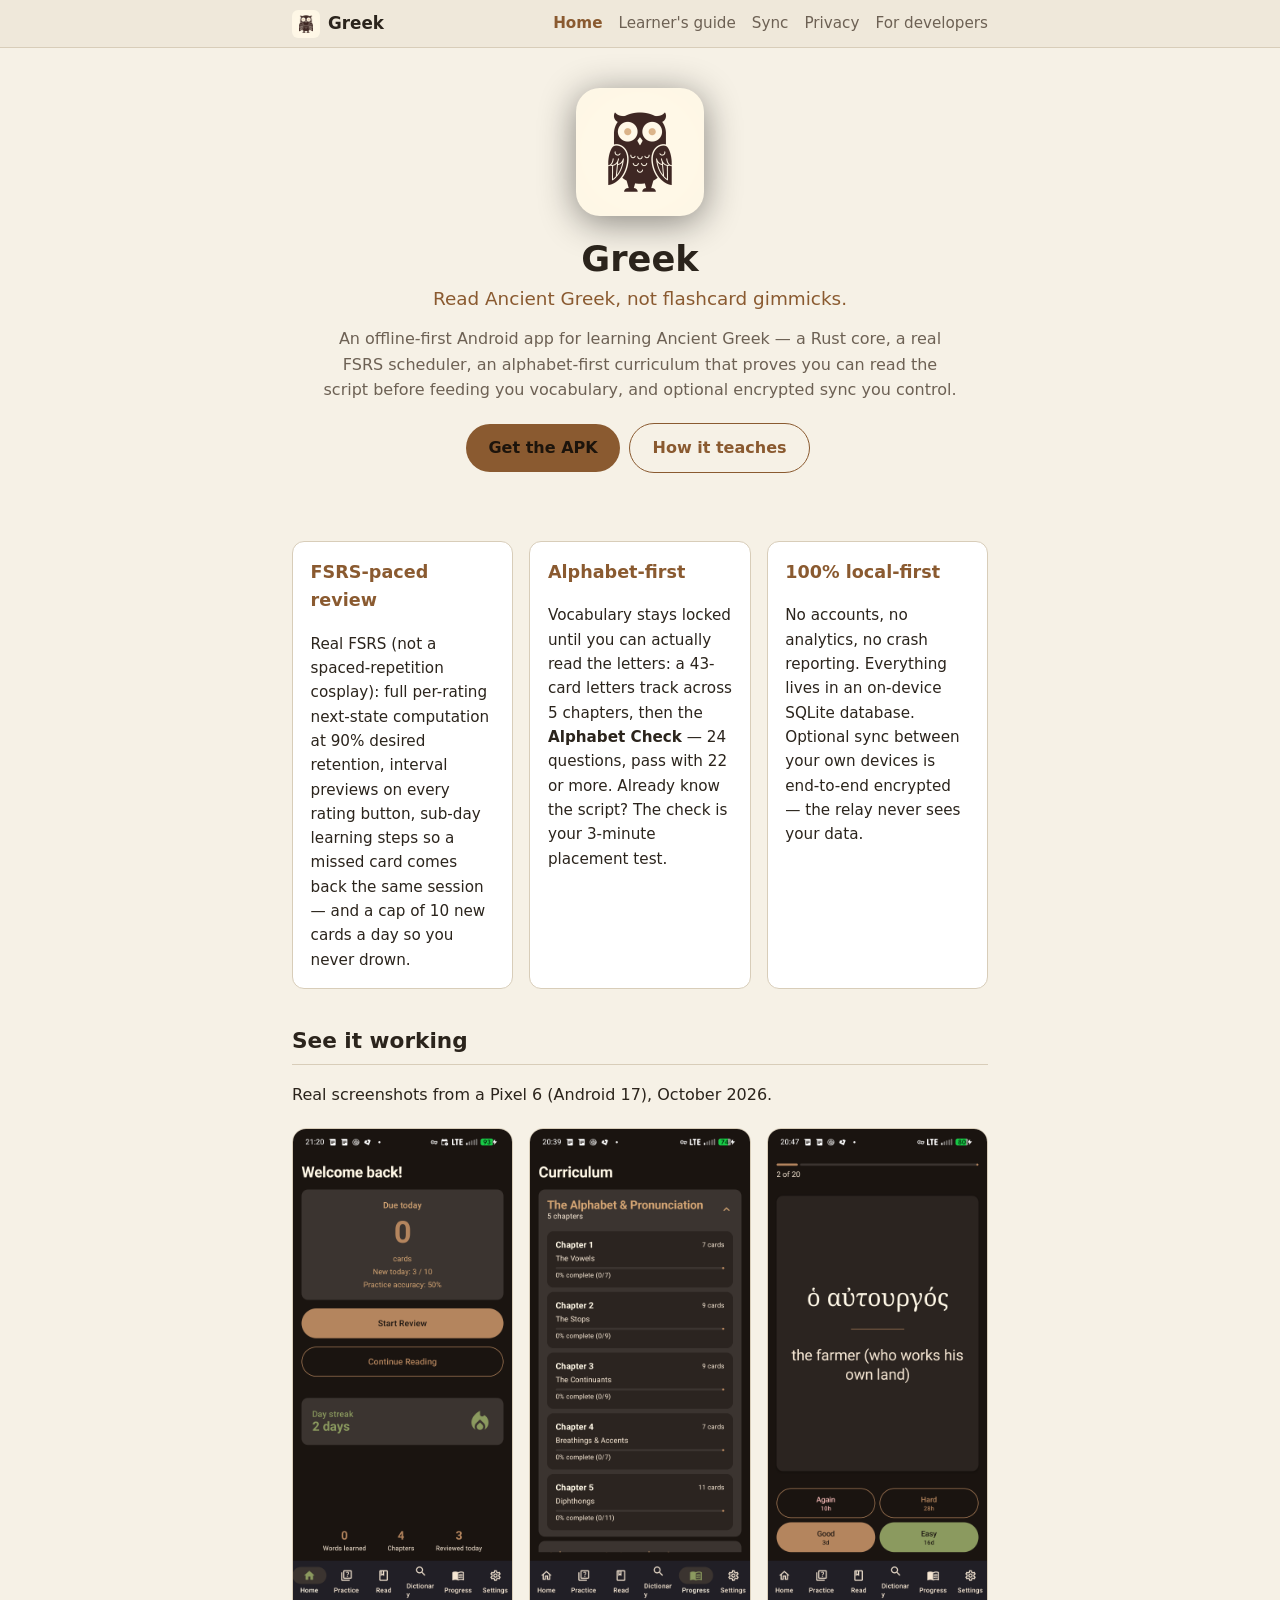
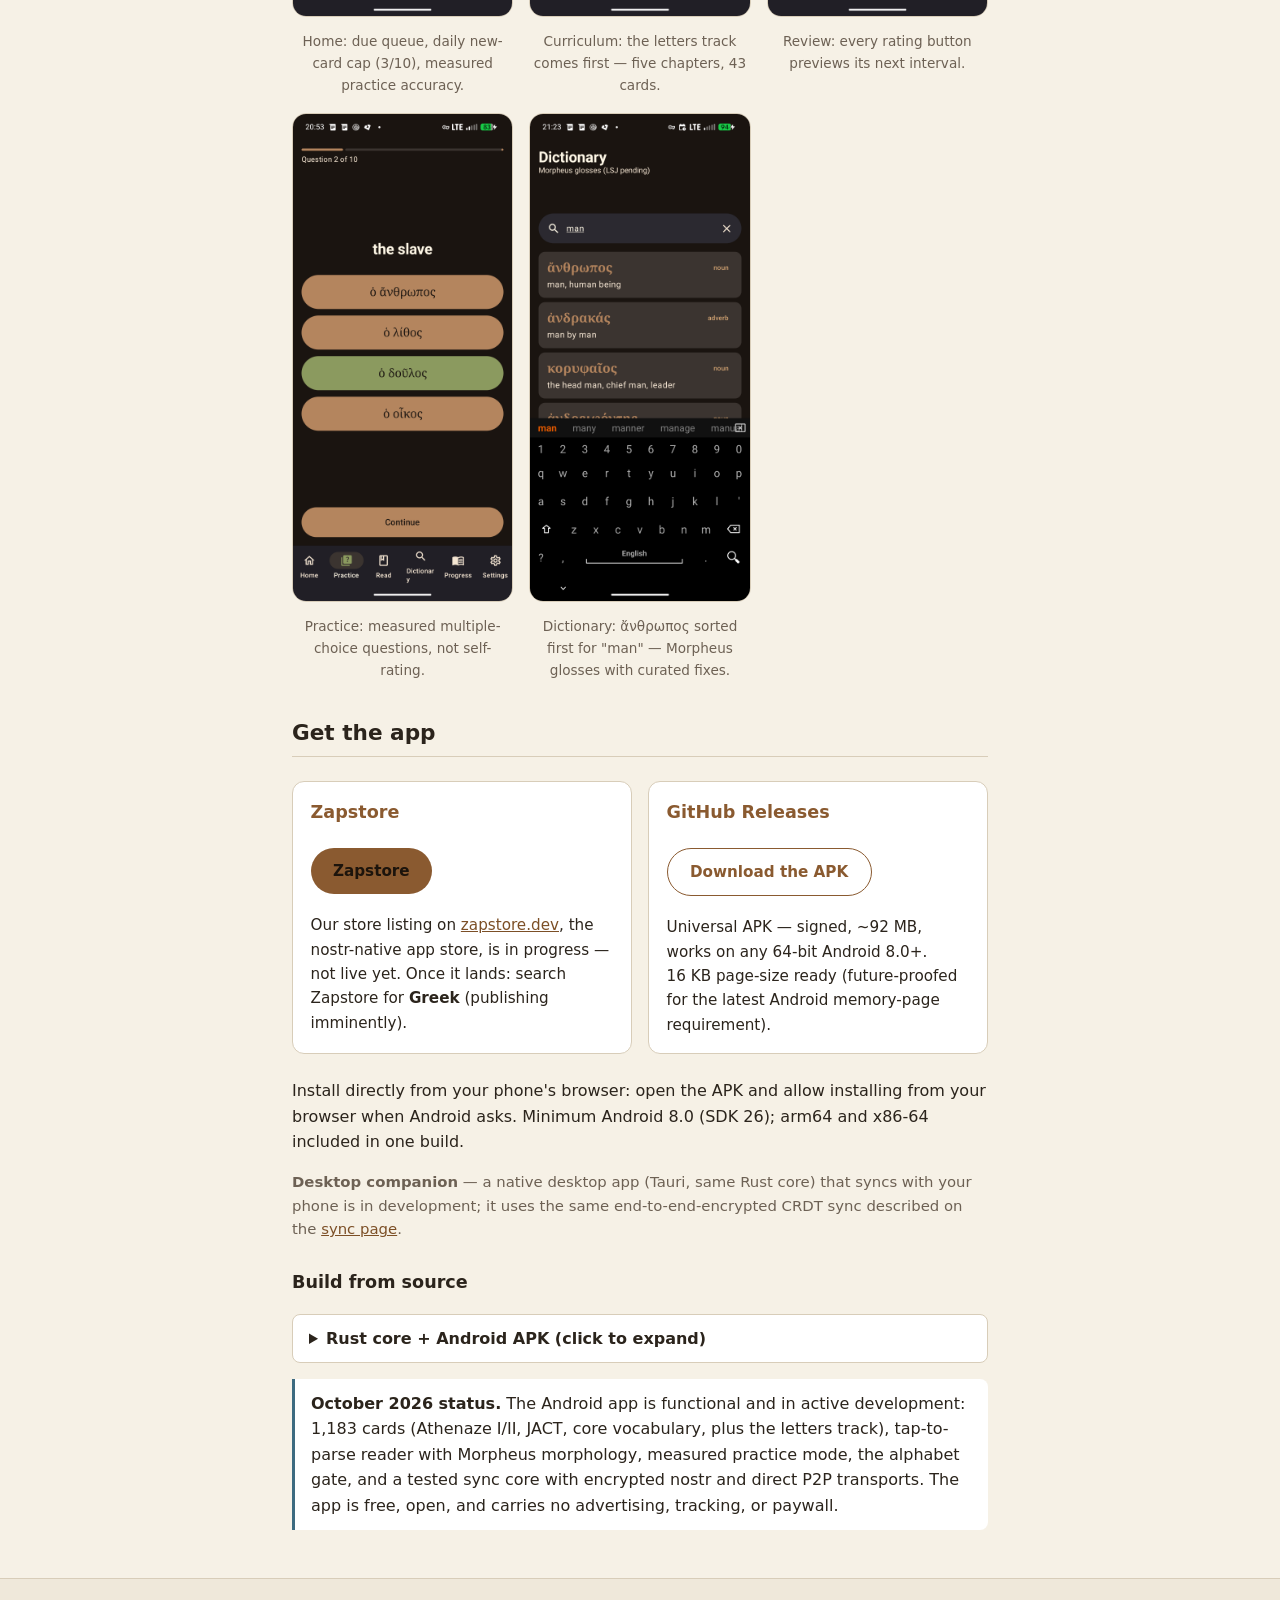
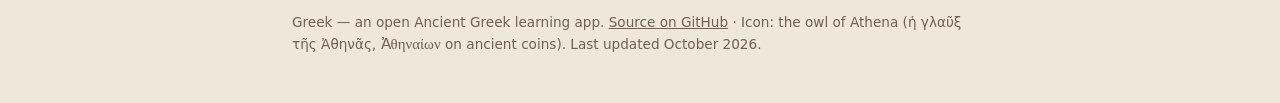
<file: docs/index.html>
<!DOCTYPE html>
<html lang="en">
<head>
<meta charset="utf-8">
<meta name="viewport" content="width=device-width, initial-scale=1">
<title>Greek — Learn Ancient Greek with honest spaced repetition</title>
<meta name="description" content="An offline-first Android app for Ancient Greek: FSRS-paced review, an alphabet-first curriculum with a measured check, and optional end-to-end-encrypted sync.">
<link rel="icon" href="assets/owl.png">
<link rel="stylesheet" href="style.css">
</head>
<body>

<header class="site-header">
  <div class="wrap">
    <a class="brand" href="index.html"><img src="assets/owl.png" alt="Owl of Athena icon">Greek</a>
    <nav class="site-nav" aria-label="Site">
      <a href="index.html" aria-current="page">Home</a>
      <a href="guide.html">Learner's guide</a>
      <a href="sync.html">Sync</a>
      <a href="privacy.html">Privacy</a>
      <a href="dev.html">For developers</a>
    </nav>
  </div>
</header>

<main class="main">

  <section class="hero">
    <img class="owl" src="assets/owl.png" alt="Owl of Athena — app icon">
    <h1>Greek</h1>
    <p class="tagline">Read Ancient Greek, not flashcard gimmicks.</p>
    <p class="pitch">
      An offline-first Android app for learning Ancient Greek — a Rust core, a real
      FSRS scheduler, an alphabet-first curriculum that proves you can read the
      script before feeding you vocabulary, and optional encrypted sync you control.
    </p>
    <p>
      <a class="btn" href="https://github.com/EthnTuttle/greek/releases">Get the APK</a>
      <a class="btn secondary" href="guide.html">How it teaches</a>
    </p>
  </section>

  <section class="pillars" aria-label="Key features">
    <div class="pillar">
      <h3>FSRS-paced review</h3>
      <p>
        Real FSRS (not a spaced-repetition cosplay): full per-rating next-state
        computation at 90% desired retention, interval previews on every rating
        button, sub-day learning steps so a missed card comes back the same
        session — and a cap of 10 new cards a day so you never drown.
      </p>
    </div>
    <div class="pillar">
      <h3>Alphabet-first</h3>
      <p>
        Vocabulary stays locked until you can actually read the letters: a
        43-card letters track across 5 chapters, then the <strong>Alphabet Check</strong> —
        24 questions, pass with 22 or more. Already know the script? The check
        is your 3-minute placement test.
      </p>
    </div>
    <div class="pillar">
      <h3>100% local-first</h3>
      <p>
        No accounts, no analytics, no crash reporting. Everything lives in an
        on-device SQLite database. Optional sync between your own devices is
        end-to-end encrypted — the relay never sees your data.
      </p>
    </div>
  </section>

  <h2>See it working</h2>
  <p>Real screenshots from a Pixel 6 (Android 17), October 2026.</p>

  <div class="shots">
    <figure>
      <img src="assets/shot-home.png" alt="Home screen: Due today 0 cards, New today 3 of 10, practice accuracy 50%, 2-day streak" loading="lazy">
      <figcaption>Home: due queue, daily new-card cap (3/10), measured practice accuracy.</figcaption>
    </figure>
    <figure>
      <img src="assets/shot-curriculum.png" alt="Curriculum screen: The Alphabet &amp; Pronunciation track with five chapters — vowels, stops, continuants, breathings &amp; accents, diphthongs" loading="lazy">
      <figcaption>Curriculum: the letters track comes first — five chapters, 43 cards.</figcaption>
    </figure>
    <figure>
      <img src="assets/shot-review.png" alt="Review screen: card ὁ αὐτουργός — the farmer — with rating buttons Again 10h, Hard 28h, Good 3d, Easy 16d" loading="lazy">
      <figcaption>Review: every rating button previews its next interval.</figcaption>
    </figure>
    <figure>
      <img src="assets/shot-practice.png" alt="Practice question: 'the slave' with four Greek choices, correct answer ὁ δοῦλος highlighted" loading="lazy">
      <figcaption>Practice: measured multiple-choice questions, not self-rating.</figcaption>
    </figure>
    <figure>
      <img src="assets/shot-dictionary.png" alt="Dictionary search for 'man': ἄνθρωπος — man, human being, listed first" loading="lazy">
      <figcaption>Dictionary: ἄνθρωπος sorted first for "man" — Morpheus glosses with curated fixes.</figcaption>
    </figure>
  </div>

  <h2>Get the app</h2>
  <div class="pillars">
    <div class="pillar">
      <h3>Zapstore</h3>
      <p>
        <a class="btn" href="https://zapstore.dev">Zapstore</a>
      </p>
      <p>
        Our store listing on <a href="https://zapstore.dev">zapstore.dev</a>,
        the nostr-native app store, is in progress — not live yet. Once it
        lands: search Zapstore for <strong>Greek</strong> (publishing
        imminently).
      </p>
    </div>
    <div class="pillar">
      <h3>GitHub Releases</h3>
      <p>
        <a class="btn secondary" href="https://github.com/EthnTuttle/greek/releases">Download the APK</a>
      </p>
      <p>
        Universal APK — signed, ~92&nbsp;MB, works on any 64-bit Android 8.0+.
        16&nbsp;KB page-size ready (future-proofed for the latest Android
        memory-page requirement).
      </p>
    </div>
  </div>
  <p>
    Install directly from your phone's browser: open the APK and allow
    installing from your browser when Android asks. Minimum Android 8.0
    (SDK 26); arm64 and x86-64 included in one build.
  </p>
  <p class="teaser">
    <strong>Desktop companion</strong> — a native desktop app (Tauri, same Rust
    core) that syncs with your phone is in development; it uses the same
    end-to-end-encrypted CRDT sync described on the
    <a href="sync.html">sync page</a>.
  </p>

  <h3>Build from source</h3>
  <details>
    <summary>Rust core + Android APK (click to expand)</summary>
    <p>Requirements: Rust toolchain, JDK 17+, Android SDK (compileSdk 35). The Gradle wrapper (8.14.3) downloads itself.</p>
    <pre><code># 1. Core library and tests
cargo build
cargo test --workspace

# 2. Android APK (preBuild syncs data/cards/*.json and data/morphology.sqlite into assets)
cd android
./gradlew assembleDebug

# debug APK lands in android/app/build/outputs/apk/debug/</code></pre>
    <p>
      If you want to rebuild the native <code>libuniffi_bindings.so</code> libraries
      (arm64-v8a, x86_64) yourself you need the Rust Android NDK targets; see
      <code>android/README.md</code> in the repository for details.
    </p>
  </details>

  <div class="note">
    <strong>October 2026 status.</strong> The Android app is functional and in
    active development: 1,183 cards (Athenaze I/II, JACT, core vocabulary, plus the
    letters track), tap-to-parse reader with Morpheus morphology, measured
    practice mode, the alphabet gate, and a tested sync core with encrypted
    nostr and direct P2P transports. The app is free, open, and carries no
    advertising, tracking, or paywall.
  </div>

</main>

<footer class="site-footer">
  <div class="wrap">
    <p>
      Greek — an open Ancient Greek learning app.
      <a href="https://github.com/EthnTuttle/greek">Source on GitHub</a> ·
      Icon: the owl of Athena (ἡ γλαῦξ τῆς Ἀθηνᾶς, <span class="greek">Ἀθηναίων</span> on ancient coins).
      Last updated October 2026.
    </p>
  </div>
</footer>

</body>
</html>
</file>
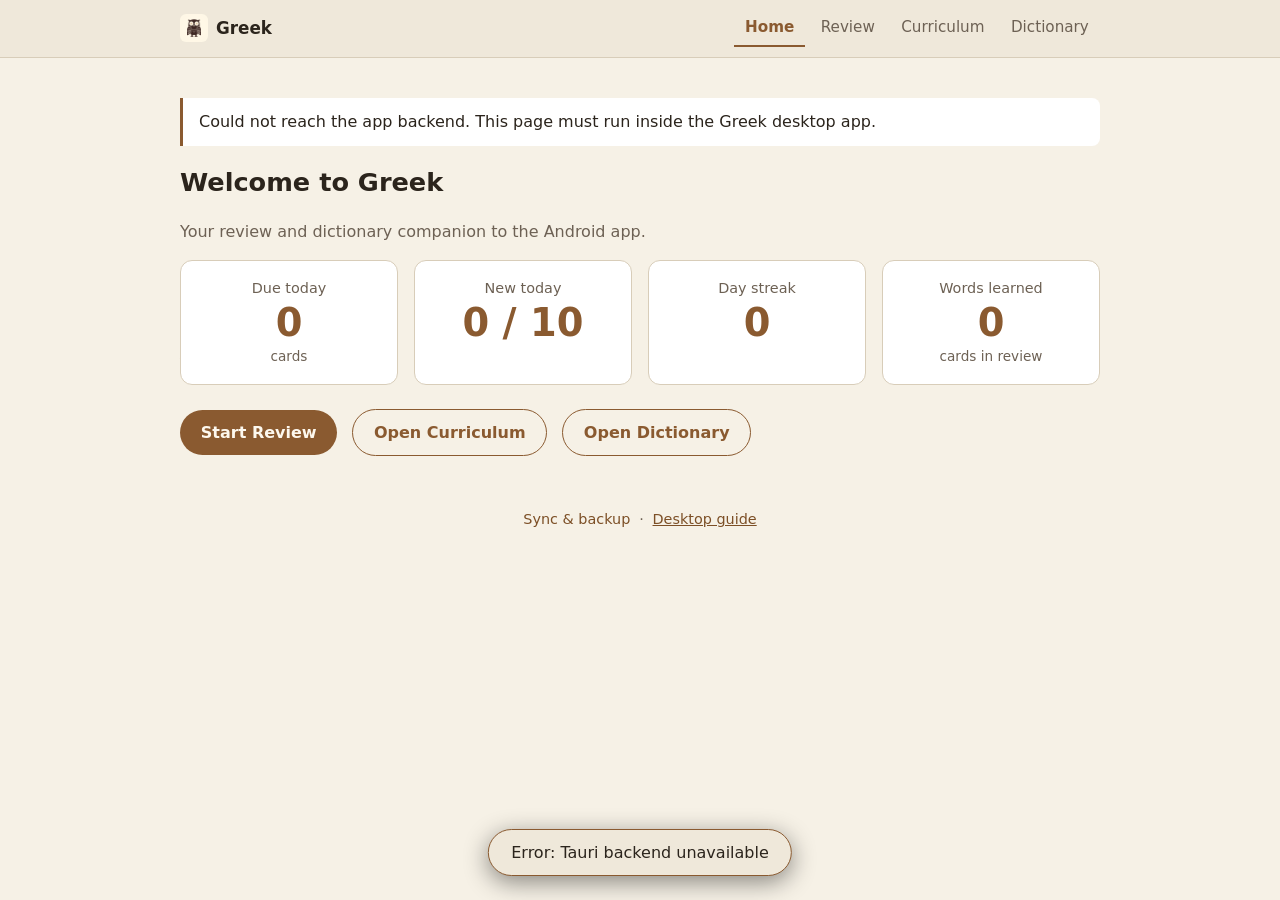
<file: desktop/src-ui/index.html>
<!DOCTYPE html>
<html lang="en">
<head>
  <meta charset="utf-8">
  <meta name="viewport" content="width=device-width, initial-scale=1">
  <title>Greek</title>
  <link rel="stylesheet" href="style.css">
  <link rel="icon" href="assets/owl.png">
</head>
<body>
  <header class="site-header">
    <div class="wrap header-wrap">
      <span class="brand">
        <img src="assets/owl.png" alt="" width="28" height="28">
        <span>Greek</span>
      </span>
      <nav class="site-nav" id="tab-nav" aria-label="Main">
        <button class="tab-btn" data-tab="home" aria-current="page">Home</button>
        <button class="tab-btn" data-tab="review">Review</button>
        <button class="tab-btn" data-tab="curriculum">Curriculum</button>
        <button class="tab-btn" data-tab="dictionary">Dictionary</button>
      </nav>
    </div>
  </header>

  <main class="main" id="main">
    <p id="backend-error" class="note warn" hidden>
      Could not reach the app backend. This page must run inside the Greek desktop app.
    </p>

    <!-- ==================== HOME ==================== -->
    <section id="screen-home" class="screen">
      <h1>Welcome to Greek</h1>
      <p class="text-dim">Your review and dictionary companion to the Android app.</p>

      <div id="gate-banner" class="note warn gate-banner" hidden>
        <p class="gate-title">Read Greek first</p>
        <p>
          Vocabulary unlocks when you can recognize the alphabet.
          <span id="gate-progress"></span>
          Take the Alphabet Check on the Curriculum tab — or pass it on your phone; progress syncs.
        </p>
        <button class="btn secondary" id="btn-alphabet-known" type="button">I already know the Greek alphabet</button>
      </div>

      <div class="stat-grid">
        <button class="card stat-card stat-due" id="stat-due" type="button" title="Start review">
          <span class="stat-label">Due today</span>
          <span class="stat-big" id="stat-due-num">0</span>
          <span class="stat-sub">cards</span>
        </button>
        <div class="card stat-card">
          <span class="stat-label">New today</span>
          <span class="stat-big" id="stat-new">0 / 10</span>
        </div>
        <div class="card stat-card">
          <span class="stat-label">Day streak</span>
          <span class="stat-big" id="stat-streak">0</span>
        </div>
        <div class="card stat-card" id="stat-learned">
          <span class="stat-label">Words learned</span>
          <span class="stat-big" id="stat-learned-num">0</span>
          <span class="stat-sub">cards in review</span>
        </div>
      </div>

      <div class="home-actions">
        <button class="btn" id="btn-start-review" type="button">Start Review</button>
        <button class="btn secondary" id="btn-open-curriculum" type="button">Open Curriculum</button>
        <button class="btn secondary" id="btn-open-dictionary" type="button">Open Dictionary</button>
      </div>
    </section>

    <!-- ==================== REVIEW ==================== -->
    <section id="screen-review" class="screen" hidden>
      <div class="review-topline">
        <span class="chip" id="review-remaining">0 left</span>
        <span class="chip chip-new" id="review-new-badge" hidden>New card</span>
      </div>

      <div class="card review-card" id="review-card">
        <p class="greek review-front" id="review-front"></p>
        <div id="review-answer-wrap" hidden>
          <hr class="review-divider">
          <p class="review-back" id="review-back"></p>
        </div>
      </div>

      <button class="btn btn-block" id="btn-show-answer" type="button">Show answer <kbd>Space</kbd></button>

      <div class="rating-row" id="rating-row" hidden>
        <button class="rate-btn" type="button" data-rating="1">
          <span class="rate-label">Again</span><span class="rate-preview">…</span><kbd>1</kbd>
        </button>
        <button class="rate-btn" type="button" data-rating="2">
          <span class="rate-label">Hard</span><span class="rate-preview">…</span><kbd>2</kbd>
        </button>
        <button class="rate-btn" type="button" data-rating="3">
          <span class="rate-label">Good</span><span class="rate-preview">…</span><kbd>3</kbd>
        </button>
        <button class="rate-btn" type="button" data-rating="4">
          <span class="rate-label">Easy</span><span class="rate-preview">…</span><kbd>4</kbd>
        </button>
      </div>

      <div class="review-empty" id="review-empty" hidden>
        <p class="empty-owl">🦉</p>
        <h2 id="review-empty-title">All caught up</h2>
        <p class="text-dim" id="review-empty-detail">Nothing due right now. Unlock a new chapter or come back later.</p>
      </div>
    </section>

    <!-- ==================== CURRICULUM ==================== -->
    <section id="screen-curriculum" class="screen" hidden>
      <h1>Curriculum</h1>

      <div id="curr-gate" class="note warn gate-banner" hidden>
        <p class="gate-title">Read Greek first</p>
        <p>
          Vocabulary unlocks when you can recognize the alphabet.
          Take the Alphabet Check below to prove it.
        </p>
      </div>

      <div id="curr-list"></div>
    </section>

    <!-- ==================== DICTIONARY ==================== -->
    <section id="screen-dictionary" class="screen" hidden>
      <h1>Dictionary</h1>
      <input id="dict-input" class="text-input" type="search"
             placeholder="Search Greek or English…" autocomplete="off" spellcheck="false">
      <p id="dict-status" class="text-dim" hidden></p>
      <ul id="dict-results" class="dict-results"></ul>
    </section>

    <!-- ==================== SYNC ==================== -->
    <section id="screen-sync" class="screen" hidden>
      <h1>Sync &amp; Backup</h1>
      <p class="text-dim">Device sync is in beta. Your data always stays on your devices.</p>

      <!-- This device -->
      <div class="card sync-card">
        <h2>This device</h2>
        <p>Device ID: <code id="sync-device-id" class="mono">…</code></p>
        <p class="transport-line">
          <span class="dot" id="sync-dot-iroh"></span> iroh direct pairing
          <span class="dot" id="sync-dot-nostr"></span> nostr relays
        </p>
        <p class="text-dim">Relays: <code id="sync-relays-view" class="mono"></code></p>
      </div>

      <!-- iroh pairing -->
      <div class="card sync-card">
        <h2>Pair directly (iroh)</h2>
        <p class="text-dim">
          Pairing uses a copyable ticket string. Show it here, paste it on your phone
          (or send it to yourself over a nostr DM), and the phone joins.
        </p>
        <button class="btn secondary" id="btn-ticket" type="button">Show pairing ticket</button>
        <div id="ticket-wrap" hidden>
          <pre id="ticket-text" class="mono ticket-pre"></pre>
          <button class="btn secondary" id="btn-copy-ticket" type="button">Copy ticket</button>
        </div>
        <h3>Join from a ticket</h3>
        <textarea id="join-ticket" class="text-input mono" rows="3"
                  placeholder="greeksync://ticket/…"></textarea>
        <button class="btn secondary" id="btn-join" type="button">Join from ticket</button>
      </div>

      <!-- nostr -->
      <div class="card sync-card">
        <h2>Sync over nostr</h2>
        <label class="field-label" for="relays-input">Relays (comma-separated)</label>
        <textarea id="relays-input" class="text-input mono" rows="2"
                  placeholder="wss://relay.damus.io, wss://nos.lol"></textarea>
        <button class="btn secondary" id="btn-save-relays" type="button">Save relays</button>
        <div class="identity-row">
          <button class="btn secondary" id="btn-ensure-identity" type="button">Ensure identity</button>
          <code id="pubkey-out" class="mono" hidden></code>
        </div>
      </div>

      <!-- sync now -->
      <div class="card sync-card">
        <h2>Sync now</h2>
        <div class="identity-row">
          <button class="btn" id="btn-sync-now" type="button">Sync now</button>
          <span class="spinner" id="sync-busy" hidden aria-label="Syncing…"></span>
        </div>
        <p id="sync-result" class="text-dim" hidden></p>
      </div>

      <!-- paired devices -->
      <div class="card sync-card">
        <h2>Paired devices</h2>
        <p id="paired-empty" class="text-dim">No devices paired yet.</p>
        <ul id="paired-list" class="paired-list"></ul>
      </div>

      <!-- backup -->
      <div class="card sync-card">
        <h2>Backup</h2>
        <button class="btn secondary" id="btn-export" type="button">Export backup</button>
        <button class="btn secondary" id="btn-import" type="button">Import backup</button>
        <input id="import-file" type="file" accept="application/json,.json" hidden>
      </div>
    </section>
  </main>

  <footer class="site-footer">
    <div class="wrap footer-wrap">
      <button class="footer-link" id="btn-open-sync" type="button">Sync &amp; backup</button>
      <span aria-hidden="true">·</span>
      <a href="guide.html">Desktop guide</a>
    </div>
  </footer>

  <div id="toast" class="toast" role="status" hidden></div>

  <script src="app.js"></script>
</body>
</html>
</file>
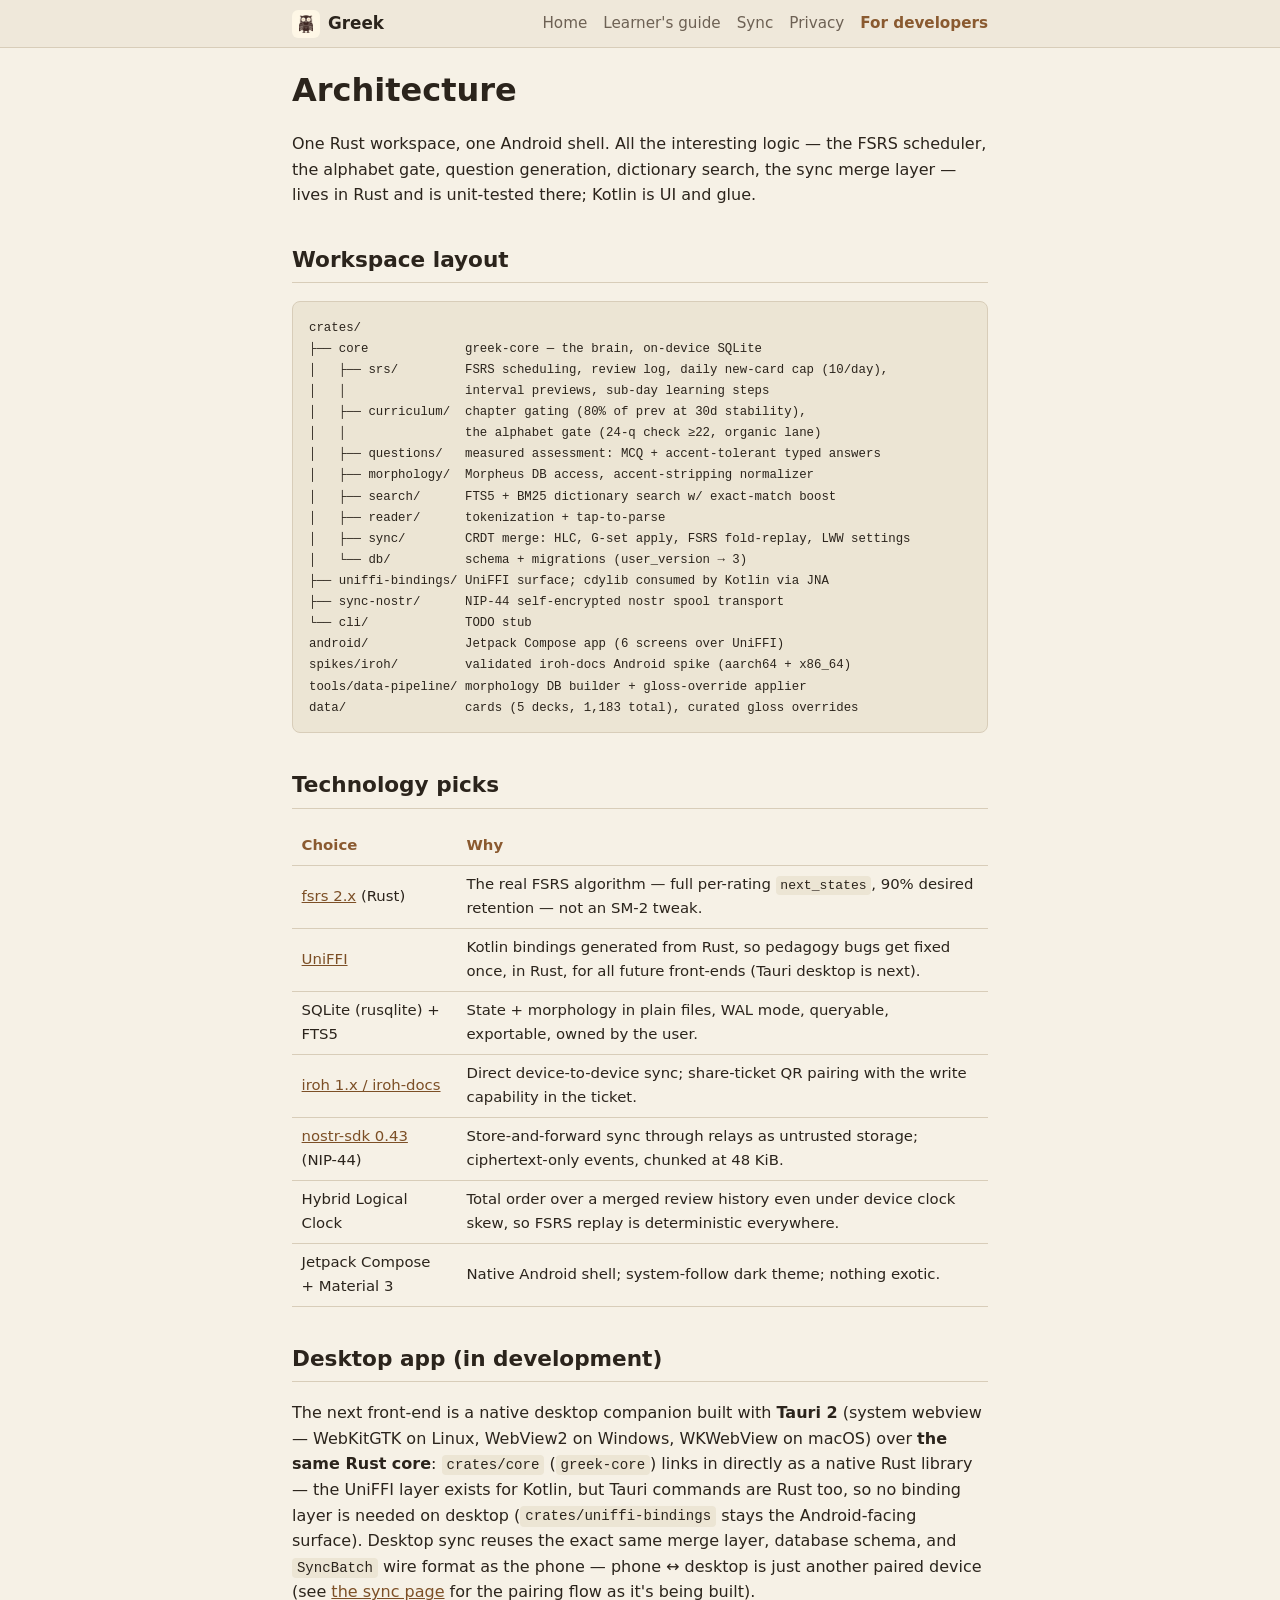
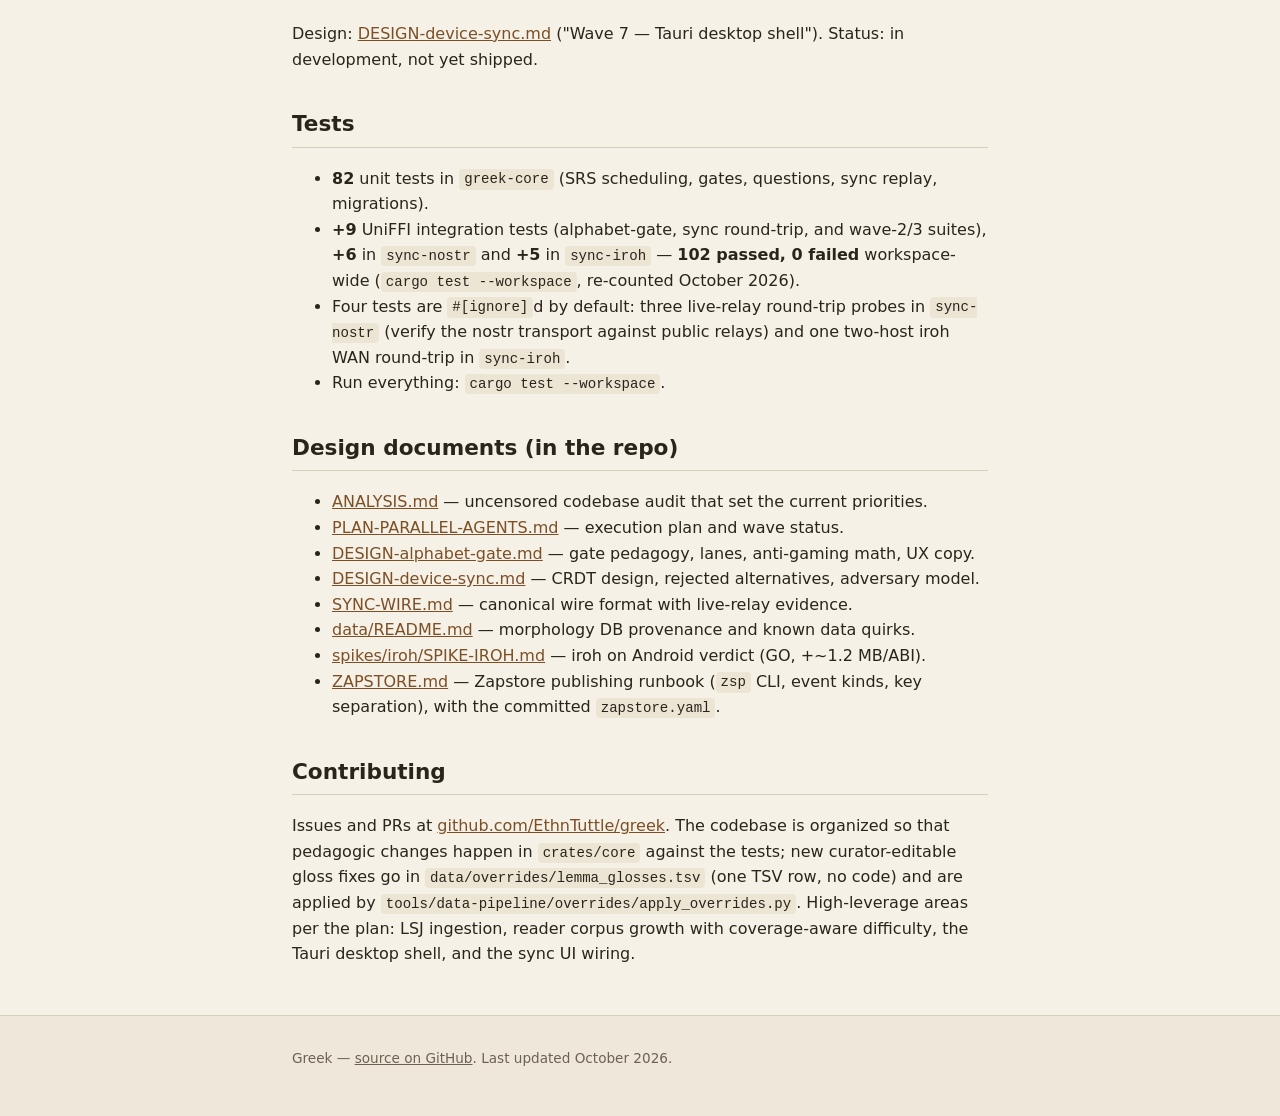
<file: docs/dev.html>
<!DOCTYPE html>
<html lang="en">
<head>
<meta charset="utf-8">
<meta name="viewport" content="width=device-width, initial-scale=1">
<title>For developers — Greek</title>
<meta name="description" content="Architecture of the Greek learning app: a Rust workspace (FSRS, CRDT sync layer, UniFFI to Kotlin) driving Jetpack Compose, plus design documents and test counts.">
<link rel="icon" href="assets/owl.png">
<link rel="stylesheet" href="style.css">
</head>
<body>

<header class="site-header">
  <div class="wrap">
    <a class="brand" href="index.html"><img src="assets/owl.png" alt="Owl of Athena icon">Greek</a>
    <nav class="site-nav" aria-label="Site">
      <a href="index.html">Home</a>
      <a href="guide.html">Learner's guide</a>
      <a href="sync.html">Sync</a>
      <a href="privacy.html">Privacy</a>
      <a href="dev.html" aria-current="page">For developers</a>
    </nav>
  </div>
</header>

<main class="main">

<h1>Architecture</h1>
<p>
  One Rust workspace, one Android shell. All the interesting logic — the FSRS
  scheduler, the alphabet gate, question generation, dictionary search, the sync
  merge layer — lives in Rust and is unit-tested there; Kotlin is UI and glue.
</p>

<h2>Workspace layout</h2>
<pre><code>crates/
├── core             greek-core — the brain, on-device SQLite
│   ├── srs/         FSRS scheduling, review log, daily new-card cap (10/day),
│   │                interval previews, sub-day learning steps
│   ├── curriculum/  chapter gating (80% of prev at 30d stability),
│   │                the alphabet gate (24-q check ≥22, organic lane)
│   ├── questions/   measured assessment: MCQ + accent-tolerant typed answers
│   ├── morphology/  Morpheus DB access, accent-stripping normalizer
│   ├── search/      FTS5 + BM25 dictionary search w/ exact-match boost
│   ├── reader/      tokenization + tap-to-parse
│   ├── sync/        CRDT merge: HLC, G-set apply, FSRS fold-replay, LWW settings
│   └── db/          schema + migrations (user_version → 3)
├── uniffi-bindings/ UniFFI surface; cdylib consumed by Kotlin via JNA
├── sync-nostr/      NIP-44 self-encrypted nostr spool transport
└── cli/             TODO stub
android/             Jetpack Compose app (6 screens over UniFFI)
spikes/iroh/         validated iroh-docs Android spike (aarch64 + x86_64)
tools/data-pipeline/ morphology DB builder + gloss-override applier
data/                cards (5 decks, 1,183 total), curated gloss overrides</code></pre>

<h2>Technology picks</h2>
<table>
  <thead><tr><th>Choice</th><th>Why</th></tr></thead>
  <tbody>
    <tr><td><a href="https://github.com/open-spaced-repetition/fsrs-rs">fsrs 2.x</a> (Rust)</td><td>The real FSRS algorithm — full per-rating <code>next_states</code>, 90% desired retention — not an SM-2 tweak.</td></tr>
    <tr><td><a href="https://mozilla.github.io/uniffi-rs/">UniFFI</a></td><td>Kotlin bindings generated from Rust, so pedagogy bugs get fixed once, in Rust, for all future front-ends (Tauri desktop is next).</td></tr>
    <tr><td>SQLite (rusqlite) + FTS5</td><td>State + morphology in plain files, WAL mode, queryable, exportable, owned by the user.</td></tr>
    <tr><td><a href="https://github.com/n0-computer/iroh">iroh 1.x / iroh-docs</a></td><td>Direct device-to-device sync; share-ticket QR pairing with the write capability in the ticket.</td></tr>
    <tr><td><a href="https://github.com/rust-nostr/nostr">nostr-sdk 0.43</a> (NIP-44)</td><td>Store-and-forward sync through relays as untrusted storage; ciphertext-only events, chunked at 48&nbsp;KiB.</td></tr>
    <tr><td>Hybrid Logical Clock</td><td>Total order over a merged review history even under device clock skew, so FSRS replay is deterministic everywhere.</td></tr>
    <tr><td>Jetpack Compose + Material 3</td><td>Native Android shell; system-follow dark theme; nothing exotic.</td></tr>
  </tbody>
</table>

<h2>Desktop app (in development)</h2>
<p>
  The next front-end is a native desktop companion built with
  <strong>Tauri 2</strong> (system webview — WebKitGTK on Linux, WebView2 on
  Windows, WKWebView on macOS) over <strong>the same Rust core</strong>:
  <code>crates/core</code> (<code>greek-core</code>) links in directly as a
  native Rust library — the UniFFI layer exists for Kotlin, but Tauri commands
  are Rust too, so no binding layer is needed on desktop
  (<code>crates/uniffi-bindings</code> stays the Android-facing surface).
  Desktop sync reuses the exact same merge layer, database schema, and
  <code>SyncBatch</code> wire format as the phone — phone ↔ desktop is just
  another paired device (see <a href="sync.html">the sync page</a> for the
  pairing flow as it's being built).
</p>
<p>
  Design:
  <a href="https://github.com/EthnTuttle/greek/blob/master/DESIGN-device-sync.md">DESIGN-device-sync.md</a>
  ("Wave 7 — Tauri desktop shell"). Status: in development, not yet shipped.
</p>

<h2>Tests</h2>
<ul>
  <li><strong>82</strong> unit tests in <code>greek-core</code> (SRS scheduling, gates, questions, sync replay, migrations).</li>
  <li><strong>+9</strong> UniFFI integration tests (alphabet-gate, sync round-trip, and wave-2/3 suites), <strong>+6</strong> in <code>sync-nostr</code> and <strong>+5</strong> in <code>sync-iroh</code> — <strong>102 passed, 0 failed</strong> workspace-wide (<code>cargo test --workspace</code>, re-counted October 2026).</li>
  <li>Four tests are <code>#[ignore]</code>d by default: three live-relay round-trip probes in <code>sync-nostr</code> (verify the nostr transport against public relays) and one two-host iroh WAN round-trip in <code>sync-iroh</code>.</li>
  <li>Run everything: <code>cargo test --workspace</code>.</li>
</ul>

<h2>Design documents (in the repo)</h2>
<ul>
  <li><a href="https://github.com/EthnTuttle/greek/blob/master/ANALYSIS.md">ANALYSIS.md</a> — uncensored codebase audit that set the current priorities.</li>
  <li><a href="https://github.com/EthnTuttle/greek/blob/master/PLAN-PARALLEL-AGENTS.md">PLAN-PARALLEL-AGENTS.md</a> — execution plan and wave status.</li>
  <li><a href="https://github.com/EthnTuttle/greek/blob/master/DESIGN-alphabet-gate.md">DESIGN-alphabet-gate.md</a> — gate pedagogy, lanes, anti-gaming math, UX copy.</li>
  <li><a href="https://github.com/EthnTuttle/greek/blob/master/DESIGN-device-sync.md">DESIGN-device-sync.md</a> — CRDT design, rejected alternatives, adversary model.</li>
  <li><a href="https://github.com/EthnTuttle/greek/blob/master/SYNC-WIRE.md">SYNC-WIRE.md</a> — canonical wire format with live-relay evidence.</li>
  <li><a href="https://github.com/EthnTuttle/greek/blob/master/data/README.md">data/README.md</a> — morphology DB provenance and known data quirks.</li>
  <li><a href="https://github.com/EthnTuttle/greek/blob/master/spikes/iroh/SPIKE-IROH.md">spikes/iroh/SPIKE-IROH.md</a> — iroh on Android verdict (GO, +~1.2&nbsp;MB/ABI).</li>
  <li><a href="https://github.com/EthnTuttle/greek/blob/master/ZAPSTORE.md">ZAPSTORE.md</a> — Zapstore publishing runbook (<code>zsp</code> CLI, event kinds, key separation), with the committed <code>zapstore.yaml</code>.</li>
</ul>

<h2>Contributing</h2>
<p>
  Issues and PRs at <a href="https://github.com/EthnTuttle/greek">github.com/EthnTuttle/greek</a>.
  The codebase is organized so that pedagogic changes happen in
  <code>crates/core</code> against the tests; new curator-editable gloss fixes go
  in <code>data/overrides/lemma_glosses.tsv</code> (one TSV row, no code) and are
  applied by <code>tools/data-pipeline/overrides/apply_overrides.py</code>.
  High-leverage areas per the plan: LSJ ingestion, reader corpus growth with
  coverage-aware difficulty, the Tauri desktop shell, and the sync UI wiring.
</p>

</main>

<footer class="site-footer">
  <div class="wrap">
    <p>Greek — <a href="https://github.com/EthnTuttle/greek">source on GitHub</a>. Last updated October 2026.</p>
  </div>
</footer>

</body>
</html>
</file>
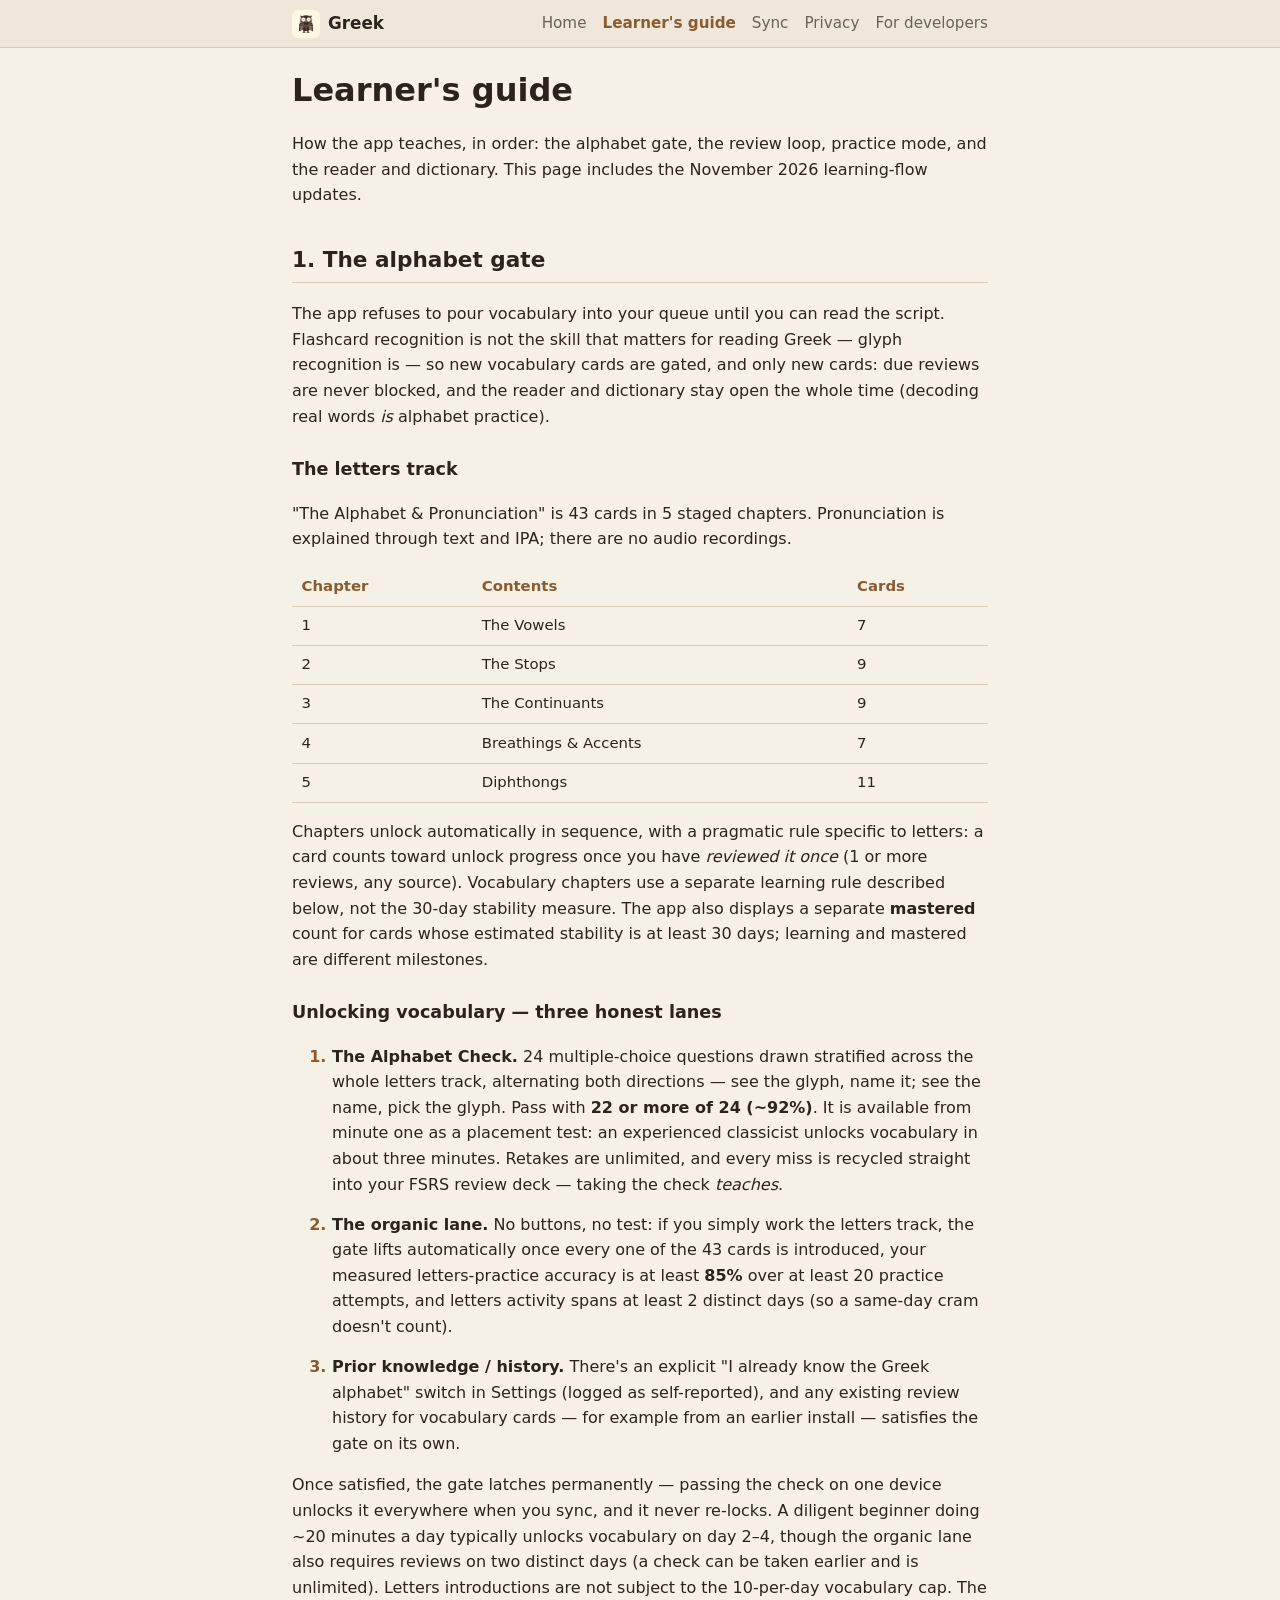
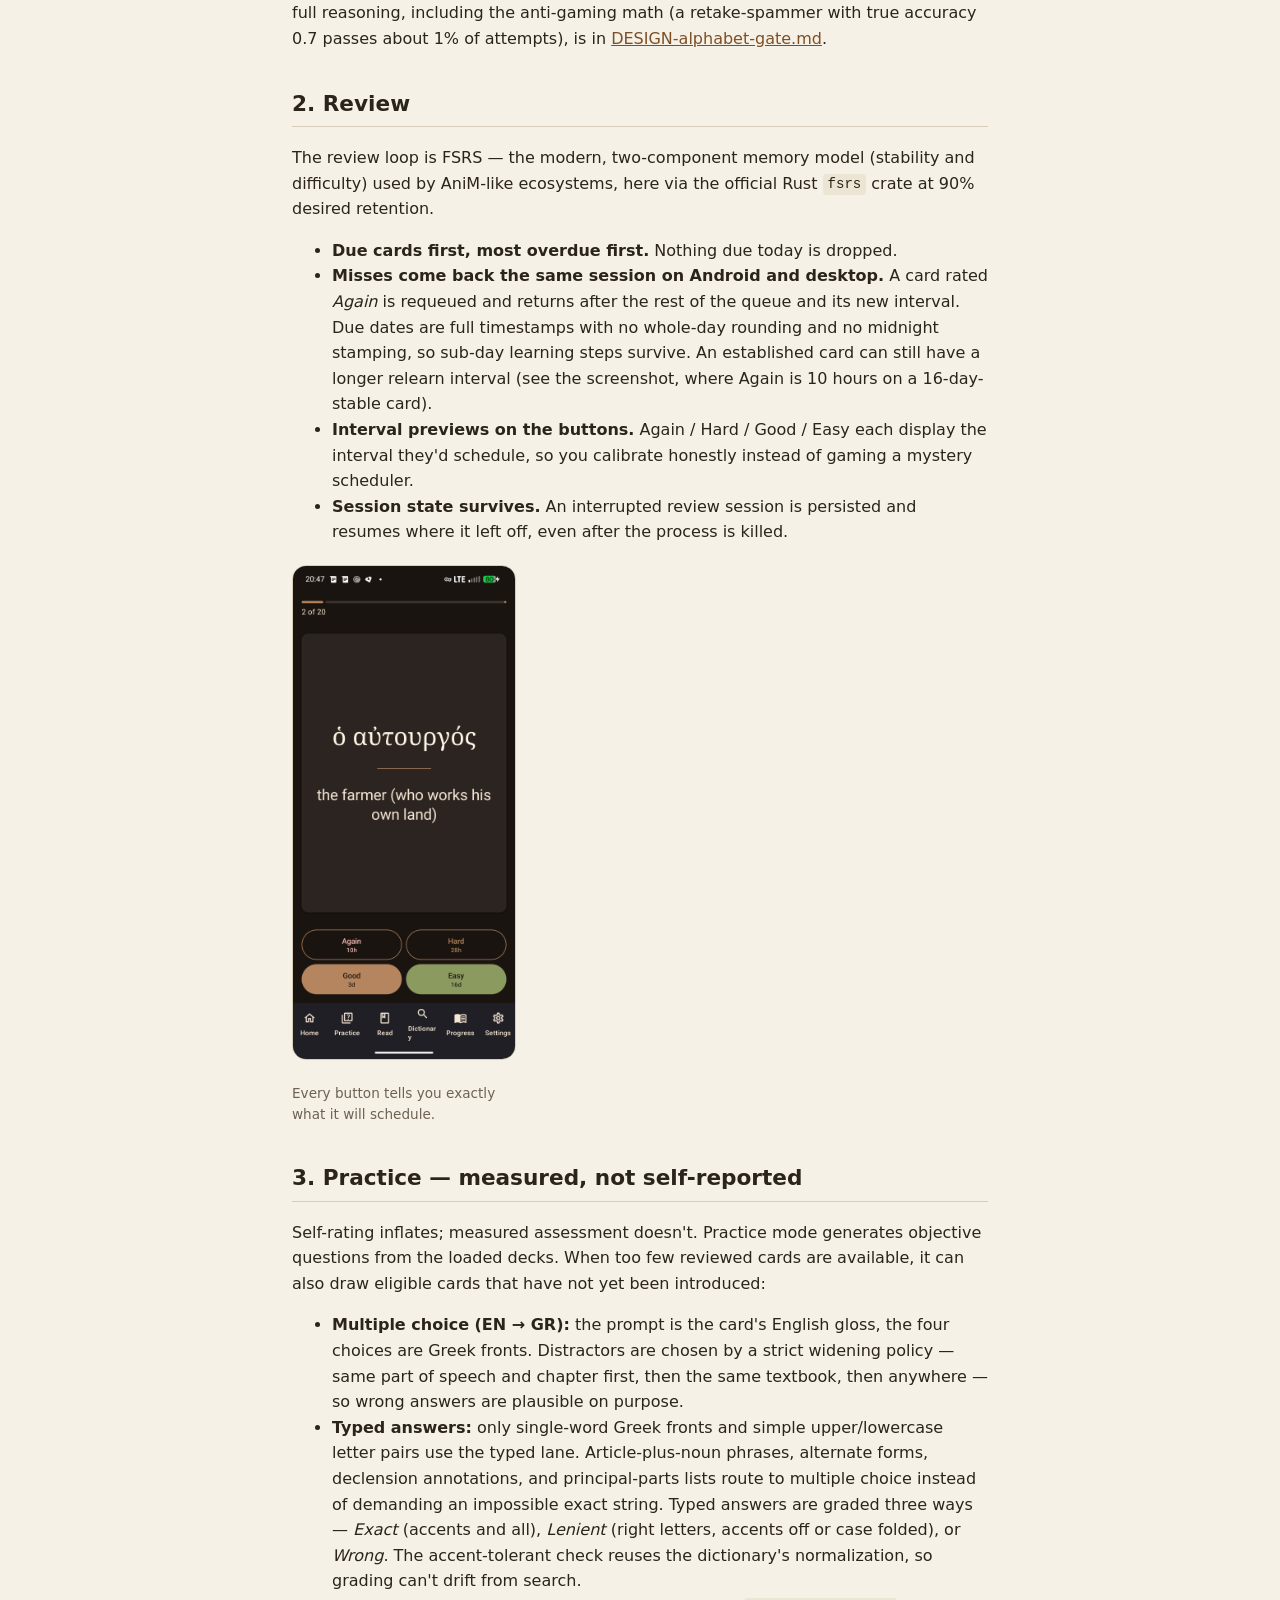
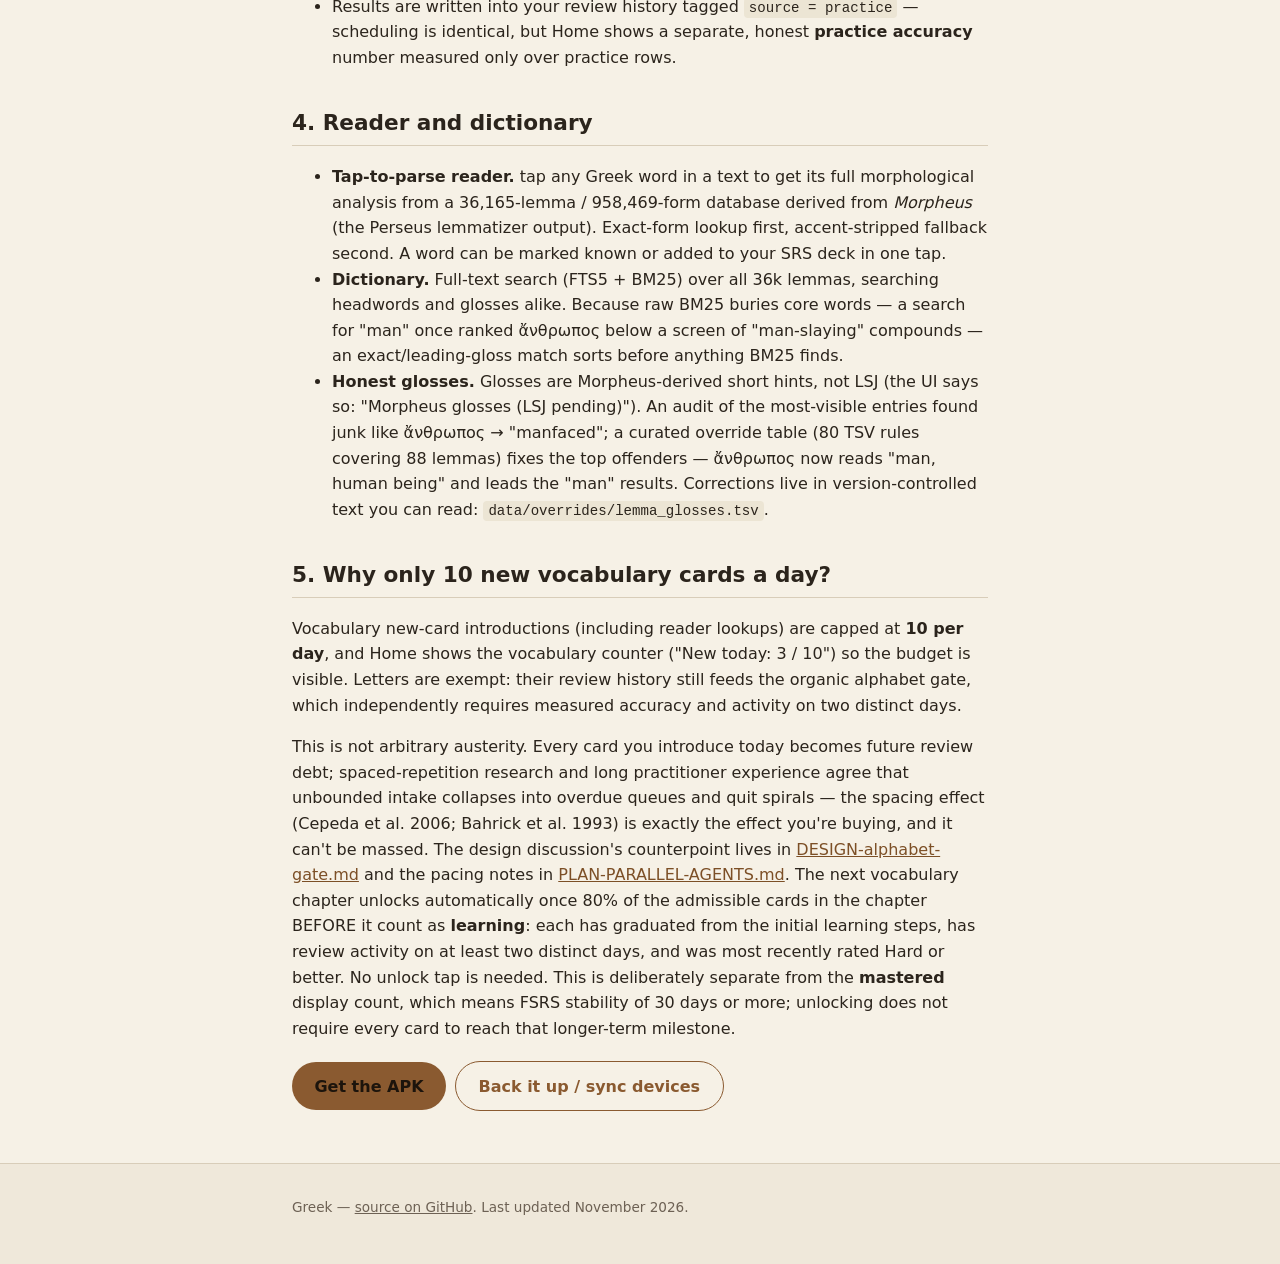
<file: docs/guide.html>
<!DOCTYPE html>
<html lang="en">
<head>
<meta charset="utf-8">
<meta name="viewport" content="width=device-width, initial-scale=1">
<title>Learner's guide — Greek</title>
<meta name="description" content="How Greek teaches you Greek: the alphabet gate, FSRS review, measured practice, reader and dictionary, and why vocabulary new cards are capped at 10 per day.">
<link rel="icon" href="assets/owl.png">
<link rel="stylesheet" href="style.css">
</head>
<body>

<header class="site-header">
  <div class="wrap">
    <a class="brand" href="index.html"><img src="assets/owl.png" alt="Owl of Athena icon">Greek</a>
    <nav class="site-nav" aria-label="Site">
      <a href="index.html">Home</a>
      <a href="guide.html" aria-current="page">Learner's guide</a>
      <a href="sync.html">Sync</a>
      <a href="privacy.html">Privacy</a>
      <a href="dev.html">For developers</a>
    </nav>
  </div>
</header>

<main class="main">

<h1>Learner's guide</h1>
<p>
  How the app teaches, in order: the alphabet gate, the review loop, practice
  mode, and the reader and dictionary. This page includes the November 2026
  learning-flow updates.
</p>

<h2>1. The alphabet gate</h2>
<p>
  The app refuses to pour vocabulary into your queue until you can read the
  script. Flashcard recognition is not the skill that matters for reading
  Greek — glyph recognition is — so new vocabulary cards are gated, and only
  new cards: due reviews are never blocked, and the reader and dictionary stay
  open the whole time (decoding real words <em>is</em> alphabet practice).
</p>

<h3>The letters track</h3>
<p>
  "The Alphabet &amp; Pronunciation" is 43 cards in 5 staged chapters.
  Pronunciation is explained through text and IPA; there are no audio recordings.
</p>
<table>
  <thead><tr><th>Chapter</th><th>Contents</th><th>Cards</th></tr></thead>
  <tbody>
    <tr><td>1</td><td>The Vowels</td><td>7</td></tr>
    <tr><td>2</td><td>The Stops</td><td>9</td></tr>
    <tr><td>3</td><td>The Continuants</td><td>9</td></tr>
    <tr><td>4</td><td>Breathings &amp; Accents</td><td>7</td></tr>
    <tr><td>5</td><td>Diphthongs</td><td>11</td></tr>
  </tbody>
</table>
<p>
  Chapters unlock automatically in sequence, with a pragmatic rule specific to
  letters: a card counts toward unlock progress once you have <em>reviewed it
  once</em> (1 or more reviews, any source). Vocabulary chapters use a separate
  learning rule described below, not the 30-day stability measure. The app also
  displays a separate <strong>mastered</strong> count for cards whose estimated
  stability is at least 30 days; learning and mastered are different milestones.
</p>

<h3>Unlocking vocabulary — three honest lanes</h3>
<ol class="steps">
  <li>
    <strong>The Alphabet Check.</strong> 24 multiple-choice questions drawn
    stratified across the whole letters track, alternating both directions —
    see the glyph, name it; see the name, pick the glyph. Pass with
    <strong>22 or more of 24 (~92%)</strong>. It is available from minute one as a
    placement test: an experienced classicist unlocks vocabulary in about three
    minutes. Retakes are unlimited, and every miss is recycled straight into
    your FSRS review deck — taking the check <em>teaches</em>.
  </li>
  <li>
    <strong>The organic lane.</strong> No buttons, no test: if you simply work
    the letters track, the gate lifts automatically once every one of the 43
    cards is introduced, your measured letters-practice accuracy is at least
    <strong>85%</strong> over at least 20 practice attempts, and letters activity
    spans at least 2 distinct days (so a same-day cram doesn't count).
  </li>
  <li>
    <strong>Prior knowledge / history.</strong> There's an explicit
    "I already know the Greek alphabet" switch in Settings (logged as
    self-reported), and any existing review history for vocabulary cards — for
    example from an earlier install — satisfies the gate on its own.
  </li>
</ol>
<p>
  Once satisfied, the gate latches permanently — passing the check on one
  device unlocks it everywhere when you sync, and it never re-locks.
  A diligent beginner doing ~20 minutes a day typically unlocks vocabulary on
  day 2–4, though the organic lane also requires reviews on two distinct
  days (a check can be taken earlier and is unlimited). Letters introductions
  are not subject to the 10-per-day vocabulary cap. The full reasoning,
  including the anti-gaming math (a retake-spammer
  with true accuracy 0.7 passes about 1% of attempts), is in
  <a href="https://github.com/EthnTuttle/greek/blob/master/DESIGN-alphabet-gate.md">DESIGN-alphabet-gate.md</a>.
</p>

<h2>2. Review</h2>
<p>
  The review loop is FSRS — the modern, two-component memory model (stability
  and difficulty) used by AniM-like ecosystems, here via the official Rust
  <code>fsrs</code> crate at 90% desired retention.
</p>
<ul>
  <li><strong>Due cards first, most overdue first.</strong> Nothing due today is dropped.</li>
  <li>
    <strong>Misses come back the same session on Android and desktop.</strong>
    A card rated <em>Again</em> is requeued and returns after the rest of the
    queue and its new interval. Due dates are full timestamps with no whole-day
    rounding and no midnight stamping, so sub-day learning steps survive. An
    established card can still have a longer relearn interval (see the
    screenshot, where Again is 10 hours on a 16-day-stable card).
  </li>
  <li>
    <strong>Interval previews on the buttons.</strong> Again / Hard / Good /
    Easy each display the interval they'd schedule, so you calibrate honestly
    instead of gaming a mystery scheduler.
  </li>
  <li>
    <strong>Session state survives.</strong> An interrupted review session is
    persisted and resumes where it left off, even after the process is killed.
  </li>
</ul>

<figure class="shots" style="grid-template-columns: 1fr; max-width: 14rem; margin-left:0;">
  <img src="assets/shot-review.png" alt="Review screen with interval previews Again 10h, Hard 28h, Good 3d, Easy 16d" loading="lazy">
  <figcaption>Every button tells you exactly what it will schedule.</figcaption>
</figure>

<h2>3. Practice — measured, not self-reported</h2>
<p>
  Self-rating inflates; measured assessment doesn't. Practice mode generates
  objective questions from the loaded decks. When too few reviewed cards are
  available, it can also draw eligible cards that have not yet been introduced:
</p>
<ul>
  <li>
    <strong>Multiple choice (EN → GR):</strong> the prompt is the card's English
    gloss, the four choices are Greek fronts. Distractors are chosen by a strict
    widening policy — same part of speech and chapter first, then the same
    textbook, then anywhere — so wrong answers are plausible on purpose.
  </li>
  <li>
    <strong>Typed answers:</strong> only single-word Greek fronts and simple
    upper/lowercase letter pairs use the typed lane. Article-plus-noun phrases,
    alternate forms, declension annotations, and principal-parts lists route to
    multiple choice instead of demanding an impossible exact string. Typed
    answers are graded three ways — <em>Exact</em> (accents and all),
    <em>Lenient</em> (right letters, accents off or case folded), or
    <em>Wrong</em>. The accent-tolerant check reuses the dictionary's
    normalization, so grading can't drift from search.
  </li>
  <li>
    Results are written into your review history tagged
    <code>source = practice</code> — scheduling is identical, but Home shows a
    separate, honest <strong>practice accuracy</strong> number measured only
    over practice rows.
  </li>
</ul>

<h2>4. Reader and dictionary</h2>
<ul>
  <li>
    <strong>Tap-to-parse reader.</strong> tap any Greek word in a text to get
    its full morphological analysis from a 36,165-lemma / 958,469-form database
    derived from <em>Morpheus</em> (the Perseus lemmatizer output). Exact-form
    lookup first, accent-stripped fallback second. A word can be marked known or
    added to your SRS deck in one tap.
  </li>
  <li>
    <strong>Dictionary.</strong> Full-text search (FTS5 + BM25) over all 36k
    lemmas, searching headwords and glosses alike. Because raw BM25 buries core
    words — a search for "man" once ranked ἄνθρωπος below a screen of
    "man-slaying" compounds — an exact/leading-gloss match sorts before anything
    BM25 finds.
  </li>
  <li>
    <strong>Honest glosses.</strong> Glosses are Morpheus-derived short hints,
    not LSJ (the UI says so: "Morpheus glosses (LSJ pending)"). An audit of the
    most-visible entries found junk like ἄνθρωπος → "manfaced"; a curated
    override table (80 TSV rules covering 88 lemmas) fixes the top offenders —
    ἄνθρωπος now reads "man, human being" and leads the "man" results.
    Corrections live in version-controlled text you can read:
    <code>data/overrides/lemma_glosses.tsv</code>.
  </li>
</ul>

<h2>5. Why only 10 new vocabulary cards a day?</h2>
<p>
  Vocabulary new-card introductions (including reader lookups) are capped at
  <strong>10 per day</strong>, and Home shows the vocabulary counter
  ("New today: 3 / 10") so the budget is visible. Letters are exempt: their
  review history still feeds the organic alphabet gate, which independently
  requires measured accuracy and activity on two distinct days.
</p>
<p>
  This is not arbitrary austerity. Every card you introduce today becomes
  future review debt; spaced-repetition research and long practitioner
  experience agree that unbounded intake collapses into overdue queues and quit
  spirals — the spacing effect (Cepeda et al. 2006; Bahrick et al. 1993) is
  exactly the effect you're buying, and it can't be massed. The design
  discussion's counterpoint lives in
  <a href="https://github.com/EthnTuttle/greek/blob/master/DESIGN-alphabet-gate.md">DESIGN-alphabet-gate.md</a>
  and the pacing notes in
  <a href="https://github.com/EthnTuttle/greek/blob/master/PLAN-PARALLEL-AGENTS.md">PLAN-PARALLEL-AGENTS.md</a>.
  The next vocabulary chapter unlocks automatically once 80% of
  the admissible cards in the chapter BEFORE it count as <strong>learning</strong>: each has
  graduated from the initial learning steps, has review activity on at least
  two distinct days, and was most recently rated Hard or better. No unlock tap
  is needed. This is deliberately separate from the <strong>mastered</strong>
  display count, which means FSRS stability of 30 days or more; unlocking does
  not require every card to reach that longer-term milestone.
</p>

<p>
  <a class="btn" href="https://github.com/EthnTuttle/greek/releases">Get the APK</a>
  <a class="btn secondary" href="sync.html">Back it up / sync devices</a>
</p>

</main>

<footer class="site-footer">
  <div class="wrap">
    <p>Greek — <a href="https://github.com/EthnTuttle/greek">source on GitHub</a>. Last updated November 2026.</p>
  </div>
</footer>

</body>
</html>
</file>
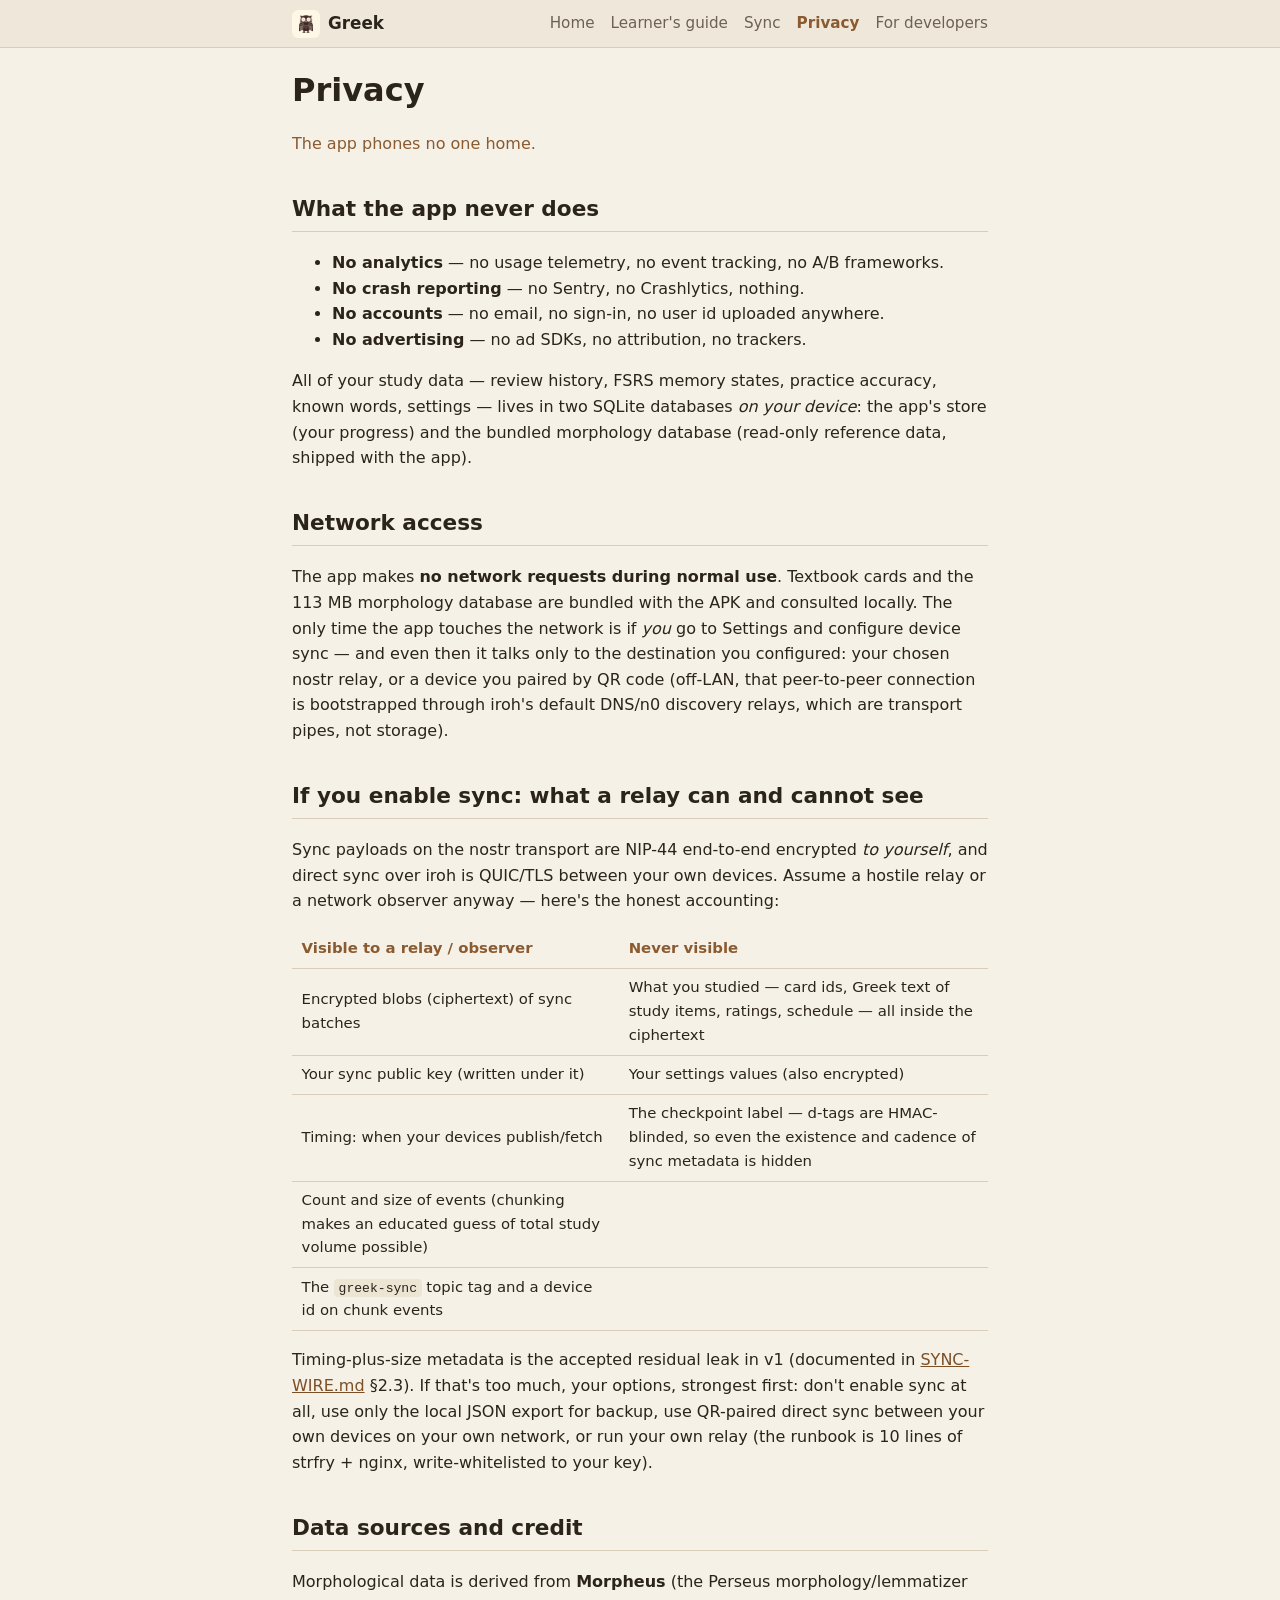
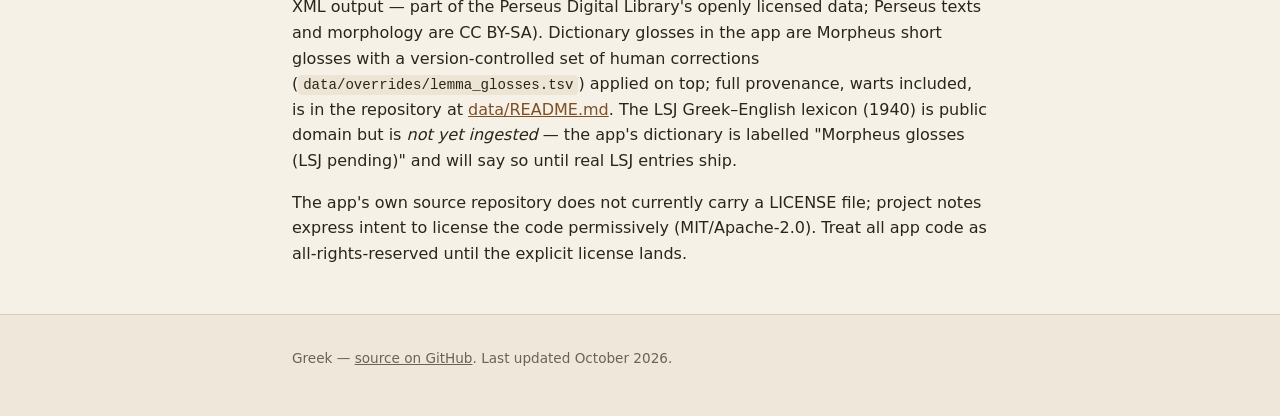
<file: docs/privacy.html>
<!DOCTYPE html>
<html lang="en">
<head>
<meta charset="utf-8">
<meta name="viewport" content="width=device-width, initial-scale=1">
<title>Privacy — Greek</title>
<meta name="description" content="Greek collects nothing: no analytics, no crash reporting, no accounts. Network access only if you configure sync yourself.">
<link rel="icon" href="assets/owl.png">
<link rel="stylesheet" href="style.css">
</head>
<body>

<header class="site-header">
  <div class="wrap">
    <a class="brand" href="index.html"><img src="assets/owl.png" alt="Owl of Athena icon">Greek</a>
    <nav class="site-nav" aria-label="Site">
      <a href="index.html">Home</a>
      <a href="guide.html">Learner's guide</a>
      <a href="sync.html">Sync</a>
      <a href="privacy.html" aria-current="page">Privacy</a>
      <a href="dev.html">For developers</a>
    </nav>
  </div>
</header>

<main class="main">

<h1>Privacy</h1>
<p class="tagline" style="color:var(--accent)">The app phones no one home.</p>

<h2>What the app never does</h2>
<ul>
  <li><strong>No analytics</strong> — no usage telemetry, no event tracking, no A/B frameworks.</li>
  <li><strong>No crash reporting</strong> — no Sentry, no Crashlytics, nothing.</li>
  <li><strong>No accounts</strong> — no email, no sign-in, no user id uploaded anywhere.</li>
  <li><strong>No advertising</strong> — no ad SDKs, no attribution, no trackers.</li>
</ul>
<p>
  All of your study data — review history, FSRS memory states, practice
  accuracy, known words, settings — lives in two SQLite databases
  <em>on your device</em>: the app's store (your progress) and the bundled
  morphology database (read-only reference data, shipped with the app).
</p>

<h2>Network access</h2>
<p>
  The app makes <strong>no network requests during normal use</strong>.
  Textbook cards and the 113&nbsp;MB morphology database are bundled with the
  APK and consulted locally. The only time the app touches the network is if
  <em>you</em> go to Settings and configure device sync — and even then it
  talks only to the destination you configured: your chosen nostr relay, or a
  device you paired by QR code (off-LAN, that peer-to-peer connection is
  bootstrapped through iroh's default DNS/n0 discovery relays, which are
  transport pipes, not storage).
</p>

<h2>If you enable sync: what a relay can and cannot see</h2>
<p>
  Sync payloads on the nostr transport are NIP-44 end-to-end encrypted
  <em>to yourself</em>, and direct sync over iroh is QUIC/TLS between your own
  devices. Assume a hostile relay or a network observer anyway — here's the
  honest accounting:
</p>
<table>
  <thead><tr><th>Visible to a relay / observer</th><th>Never visible</th></tr></thead>
  <tbody>
    <tr><td>Encrypted blobs (ciphertext) of sync batches</td><td>What you studied — card ids, Greek text of study items, ratings, schedule — all inside the ciphertext</td></tr>
    <tr><td>Your sync public key (written under it)</td><td>Your settings values (also encrypted)</td></tr>
    <tr><td>Timing: when your devices publish/fetch</td><td>The checkpoint label — d-tags are HMAC-blinded, so even the existence and cadence of sync metadata is hidden</td></tr>
    <tr><td>Count and size of events (chunking makes an educated guess of total study volume possible)</td><td></td></tr>
    <tr><td>The <code>greek-sync</code> topic tag and a device id on chunk events</td><td></td></tr>
  </tbody>
</table>
<p>
  Timing-plus-size metadata is the accepted residual leak in v1 (documented in
  <a href="https://github.com/EthnTuttle/greek/blob/master/SYNC-WIRE.md">SYNC-WIRE.md</a> §2.3).
  If that's too much, your options, strongest first: don't enable sync at all,
  use only the local JSON export for backup, use QR-paired direct sync between
  your own devices on your own network, or run your own relay (the runbook is
  10 lines of strfry + nginx, write-whitelisted to your key).
</p>

<h2>Data sources and credit</h2>
<p>
  Morphological data is derived from <strong>Morpheus</strong> (the Perseus
  morphology/lemmatizer XML output — part of the Perseus Digital Library's
  openly licensed data; Perseus texts and morphology are CC BY-SA).
  Dictionary glosses in the app are Morpheus short glosses with a
  version-controlled set of human corrections
  (<code>data/overrides/lemma_glosses.tsv</code>) applied on top; full
  provenance, warts included, is in the repository at
  <a href="https://github.com/EthnTuttle/greek/blob/master/data/README.md">data/README.md</a>.
  The LSJ Greek–English lexicon (1940) is public domain but is <em>not yet
  ingested</em> — the app's dictionary is labelled "Morpheus glosses (LSJ
  pending)" and will say so until real LSJ entries ship.
</p>
<p>
  The app's own source repository does not currently carry a LICENSE file;
  project notes express intent to license the code permissively (MIT/Apache-2.0).
  Treat all app code as all-rights-reserved until the explicit license lands.
</p>

</main>

<footer class="site-footer">
  <div class="wrap">
    <p>Greek — <a href="https://github.com/EthnTuttle/greek">source on GitHub</a>. Last updated October 2026.</p>
  </div>
</footer>

</body>
</html>
</file>
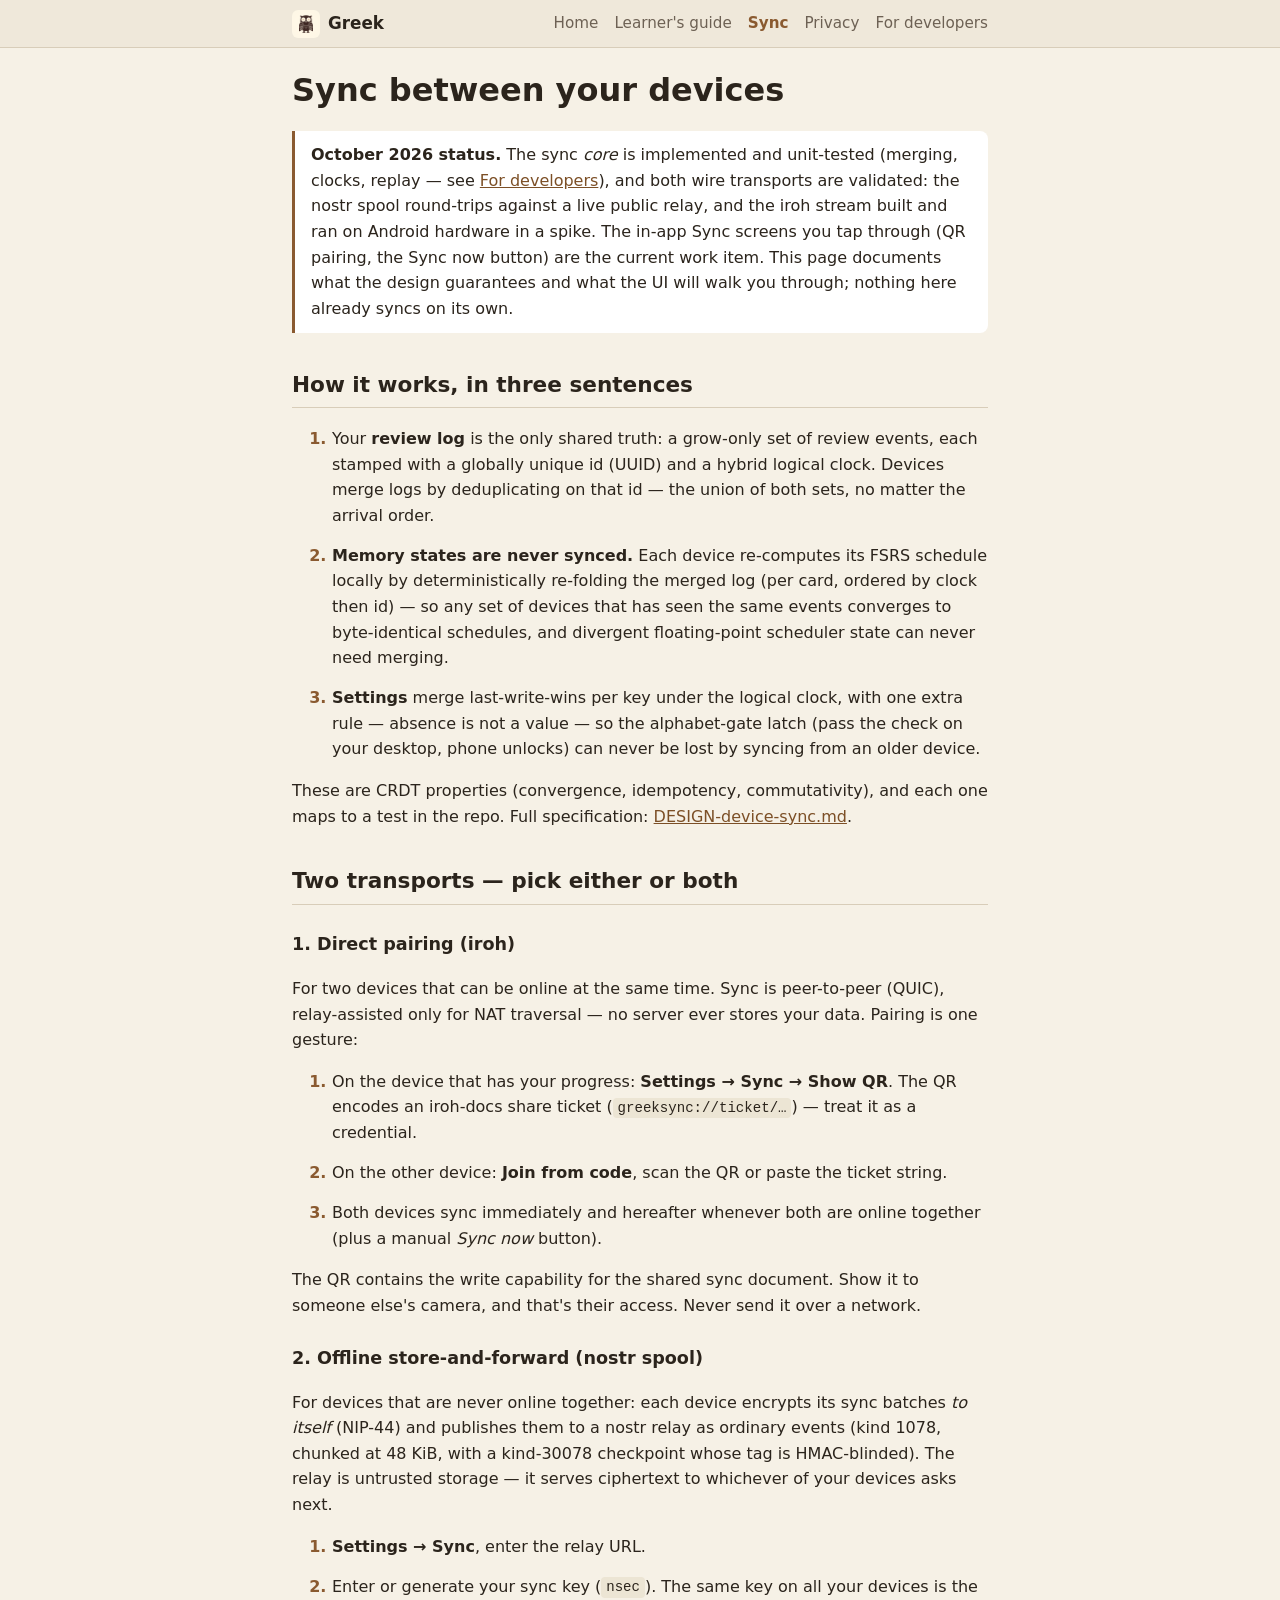
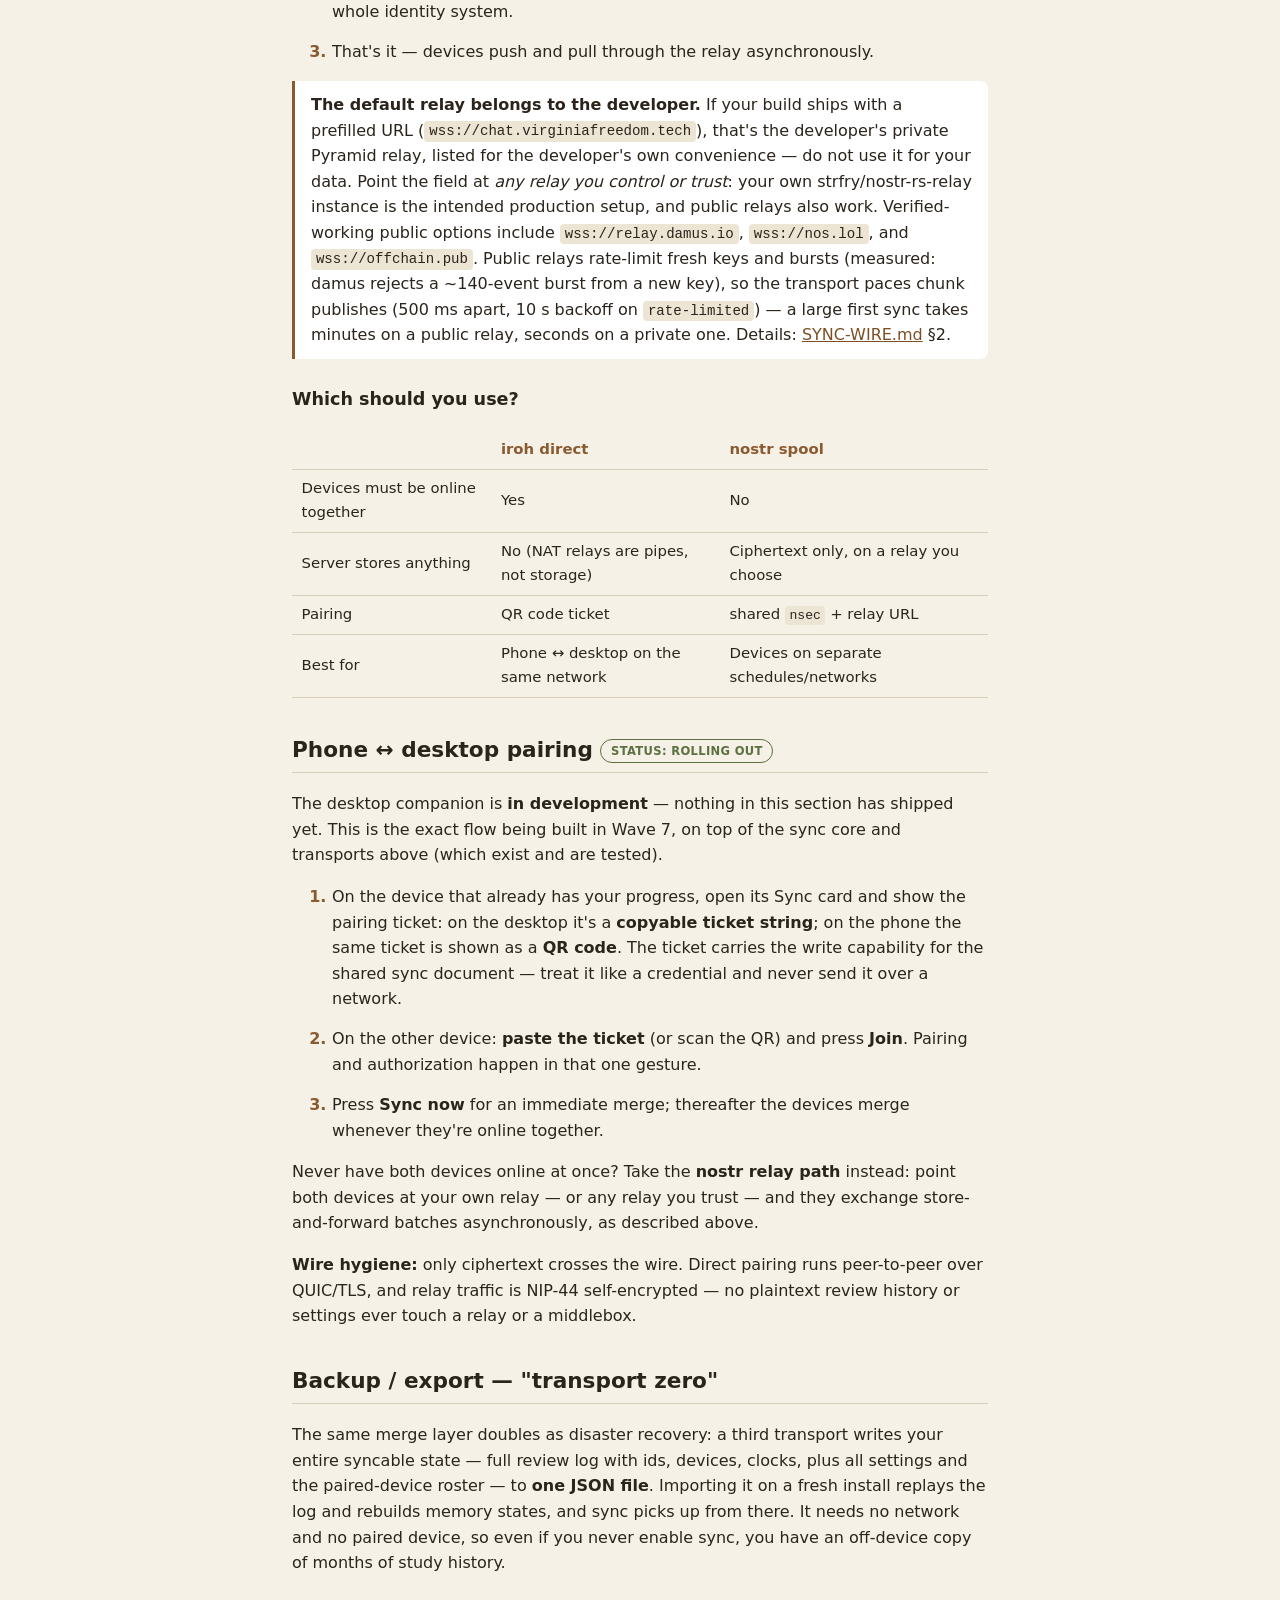
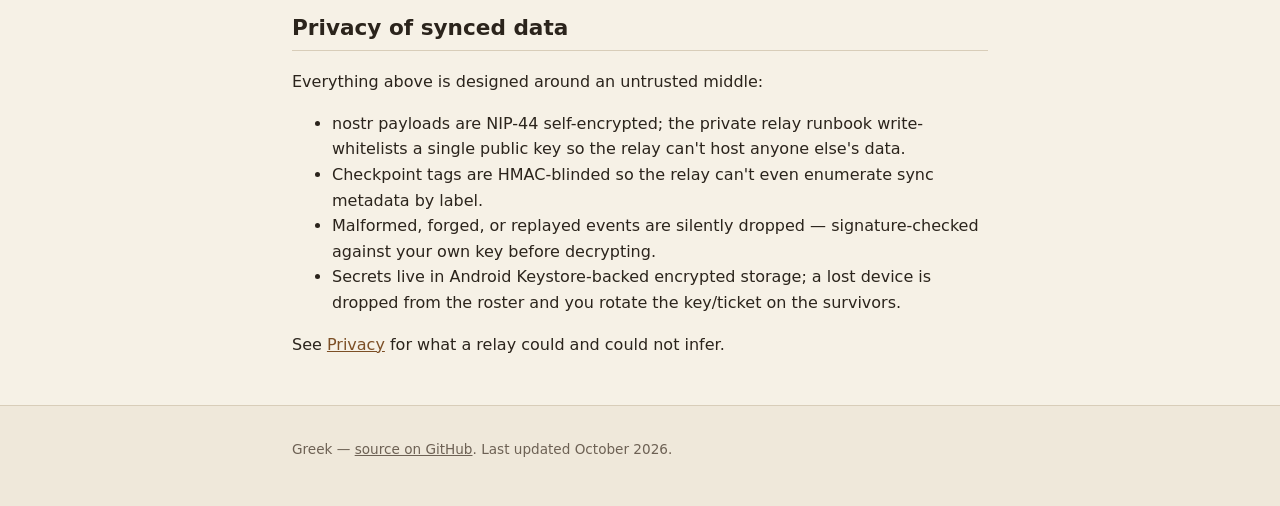
<file: docs/sync.html>
<!DOCTYPE html>
<html lang="en">
<head>
<meta charset="utf-8">
<meta name="viewport" content="width=device-width, initial-scale=1">
<title>Device sync — Greek</title>
<meta name="description" content="How Greek syncs your study progress between devices: an encrypted, offline-first CRDT design with QR-pair direct sync and a self-encrypted nostr spool.">
<link rel="icon" href="assets/owl.png">
<link rel="stylesheet" href="style.css">
</head>
<body>

<header class="site-header">
  <div class="wrap">
    <a class="brand" href="index.html"><img src="assets/owl.png" alt="Owl of Athena icon">Greek</a>
    <nav class="site-nav" aria-label="Site">
      <a href="index.html">Home</a>
      <a href="guide.html">Learner's guide</a>
      <a href="sync.html" aria-current="page">Sync</a>
      <a href="privacy.html">Privacy</a>
      <a href="dev.html">For developers</a>
    </nav>
  </div>
</header>

<main class="main">

<h1>Sync between your devices</h1>

<div class="note warn">
  <strong>October 2026 status.</strong> The sync <em>core</em> is implemented and
  unit-tested (merging, clocks, replay — see <a href="dev.html">For developers</a>),
  and both wire transports are validated: the nostr spool round-trips against a
  live public relay, and the iroh stream built and ran on Android hardware in a
  spike. The in-app Sync screens you tap through (QR pairing, the Sync now
  button) are the current work item. This page documents what the design
  guarantees and what the UI will walk you through; nothing here already syncs
  on its own.
</div>

<h2>How it works, in three sentences</h2>
<ol class="steps">
  <li>
    Your <strong>review log</strong> is the only shared truth: a grow-only set of
    review events, each stamped with a globally unique id (UUID) and a hybrid
    logical clock. Devices merge logs by deduplicating on that id — the union
    of both sets, no matter the arrival order.
  </li>
  <li>
    <strong>Memory states are never synced.</strong> Each device re-computes its
    FSRS schedule locally by deterministically re-folding the merged log (per
    card, ordered by clock then id) — so any set of devices that has seen the
    same events converges to byte-identical schedules, and divergent floating-point
    scheduler state can never need merging.
  </li>
  <li>
    <strong>Settings</strong> merge last-write-wins per key under the logical
    clock, with one extra rule — absence is not a value — so the alphabet-gate
    latch (pass the check on your desktop, phone unlocks) can never be lost by
    syncing from an older device.
  </li>
</ol>
<p>
  These are CRDT properties (convergence, idempotency, commutativity), and each
  one maps to a test in the repo. Full specification:
  <a href="https://github.com/EthnTuttle/greek/blob/master/DESIGN-device-sync.md">DESIGN-device-sync.md</a>.
</p>

<h2>Two transports — pick either or both</h2>

<h3>1. Direct pairing (iroh)</h3>
<p>
  For two devices that can be online at the same time. Sync is peer-to-peer
  (QUIC), relay-assisted only for NAT traversal — no server ever stores your
  data. Pairing is one gesture:
</p>
<ol class="steps">
  <li>On the device that has your progress: <strong>Settings → Sync → Show QR</strong>. The QR encodes an iroh-docs share ticket (<code>greeksync://ticket/…</code>) — treat it as a credential.</li>
  <li>On the other device: <strong>Join from code</strong>, scan the QR or paste the ticket string.</li>
  <li>Both devices sync immediately and hereafter whenever both are online together (plus a manual <em>Sync now</em> button).</li>
</ol>
<p>
  The QR contains the write capability for the shared sync document. Show it to
  someone else's camera, and that's their access. Never send it over a network.
</p>

<h3>2. Offline store-and-forward (nostr spool)</h3>
<p>
  For devices that are never online together: each device encrypts its sync
  batches <em>to itself</em> (NIP-44) and publishes them to a nostr relay as
  ordinary events (kind 1078, chunked at 48&nbsp;KiB, with a kind-30078
  checkpoint whose tag is HMAC-blinded). The relay is untrusted storage — it
  serves ciphertext to whichever of your devices asks next.
</p>
<ol class="steps">
  <li><strong>Settings → Sync</strong>, enter the relay URL.</li>
  <li>Enter or generate your sync key (<code>nsec</code>). The same key on all your devices is the whole identity system.</li>
  <li>That's it — devices push and pull through the relay asynchronously.</li>
</ol>

<div class="note warn">
  <strong>The default relay belongs to the developer.</strong> If your build
  ships with a prefilled URL (<code>wss://chat.virginiafreedom.tech</code>), that's the
  developer's private Pyramid relay, listed for the developer's own convenience —
  do not use it for your data. Point the field at <em>any relay you control or
  trust</em>: your own strfry/nostr-rs-relay instance is the intended production
  setup, and public relays also work. Verified-working public options include
  <code>wss://relay.damus.io</code>, <code>wss://nos.lol</code>, and
  <code>wss://offchain.pub</code>. Public relays rate-limit fresh keys and
  bursts (measured: damus rejects a ~140-event burst from a new key), so the
  transport paces chunk publishes (500&nbsp;ms apart, 10&nbsp;s backoff on
  <code>rate-limited</code>) — a large first sync takes minutes on a public
  relay, seconds on a private one. Details:
  <a href="https://github.com/EthnTuttle/greek/blob/master/SYNC-WIRE.md">SYNC-WIRE.md</a> §2.
</div>

<h3>Which should you use?</h3>
<table>
  <thead><tr><th></th><th>iroh direct</th><th>nostr spool</th></tr></thead>
  <tbody>
    <tr><td>Devices must be online together</td><td>Yes</td><td>No</td></tr>
    <tr><td>Server stores anything</td><td>No (NAT relays are pipes, not storage)</td><td>Ciphertext only, on a relay you choose</td></tr>
    <tr><td>Pairing</td><td>QR code ticket</td><td>shared <code>nsec</code> + relay URL</td></tr>
    <tr><td>Best for</td><td>Phone ↔ desktop on the same network</td><td>Devices on separate schedules/networks</td></tr>
  </tbody>
</table>

<h2>Phone ↔ desktop pairing <span class="chip">Status: rolling out</span></h2>
<p>
  The desktop companion is <strong>in development</strong> — nothing in this
  section has shipped yet. This is the exact flow being built in Wave 7, on
  top of the sync core and transports above (which exist and are tested).
</p>
<ol class="steps">
  <li>
    On the device that already has your progress, open its Sync card and show
    the pairing ticket: on the desktop it's a <strong>copyable ticket
    string</strong>; on the phone the same ticket is shown as a
    <strong>QR code</strong>. The ticket carries the write capability for the
    shared sync document — treat it like a credential and never send it over a
    network.
  </li>
  <li>
    On the other device: <strong>paste the ticket</strong> (or scan the QR)
    and press <strong>Join</strong>. Pairing and authorization happen in that
    one gesture.
  </li>
  <li>
    Press <strong>Sync now</strong> for an immediate merge; thereafter the
    devices merge whenever they're online together.
  </li>
</ol>
<p>
  Never have both devices online at once? Take the <strong>nostr relay
  path</strong> instead: point both devices at your own relay — or any relay
  you trust — and they exchange store-and-forward batches asynchronously, as
  described above.
</p>
<p>
  <strong>Wire hygiene:</strong> only ciphertext crosses the wire. Direct
  pairing runs peer-to-peer over QUIC/TLS, and relay traffic is NIP-44
  self-encrypted — no plaintext review history or settings ever touch a relay
  or a middlebox.
</p>

<h2>Backup / export — "transport zero"</h2>
<p>
  The same merge layer doubles as disaster recovery: a third transport writes
  your entire syncable state — full review log with ids, devices, clocks, plus
  all settings and the paired-device roster — to <strong>one JSON file</strong>.
  Importing it on a fresh install replays the log and rebuilds memory states,
  and sync picks up from there. It needs no network and no paired device, so
  even if you never enable sync, you have an off-device copy of months of study
  history.
</p>

<h2>Privacy of synced data</h2>
<p>
  Everything above is designed around an untrusted middle:
</p>
<ul>
  <li>nostr payloads are NIP-44 self-encrypted; the private relay runbook write-whitelists a single public key so the relay can't host anyone else's data.</li>
  <li>Checkpoint tags are HMAC-blinded so the relay can't even enumerate sync metadata by label.</li>
  <li>Malformed, forged, or replayed events are silently dropped — signature-checked against your own key before decrypting.</li>
  <li>Secrets live in Android Keystore-backed encrypted storage; a lost device is dropped from the roster and you rotate the key/ticket on the survivors.</li>
</ul>
<p>
  See <a href="privacy.html">Privacy</a> for what a relay could and could not
  infer.
</p>

</main>

<footer class="site-footer">
  <div class="wrap">
    <p>Greek — <a href="https://github.com/EthnTuttle/greek">source on GitHub</a>. Last updated October 2026.</p>
  </div>
</footer>

</body>
</html>
</file>
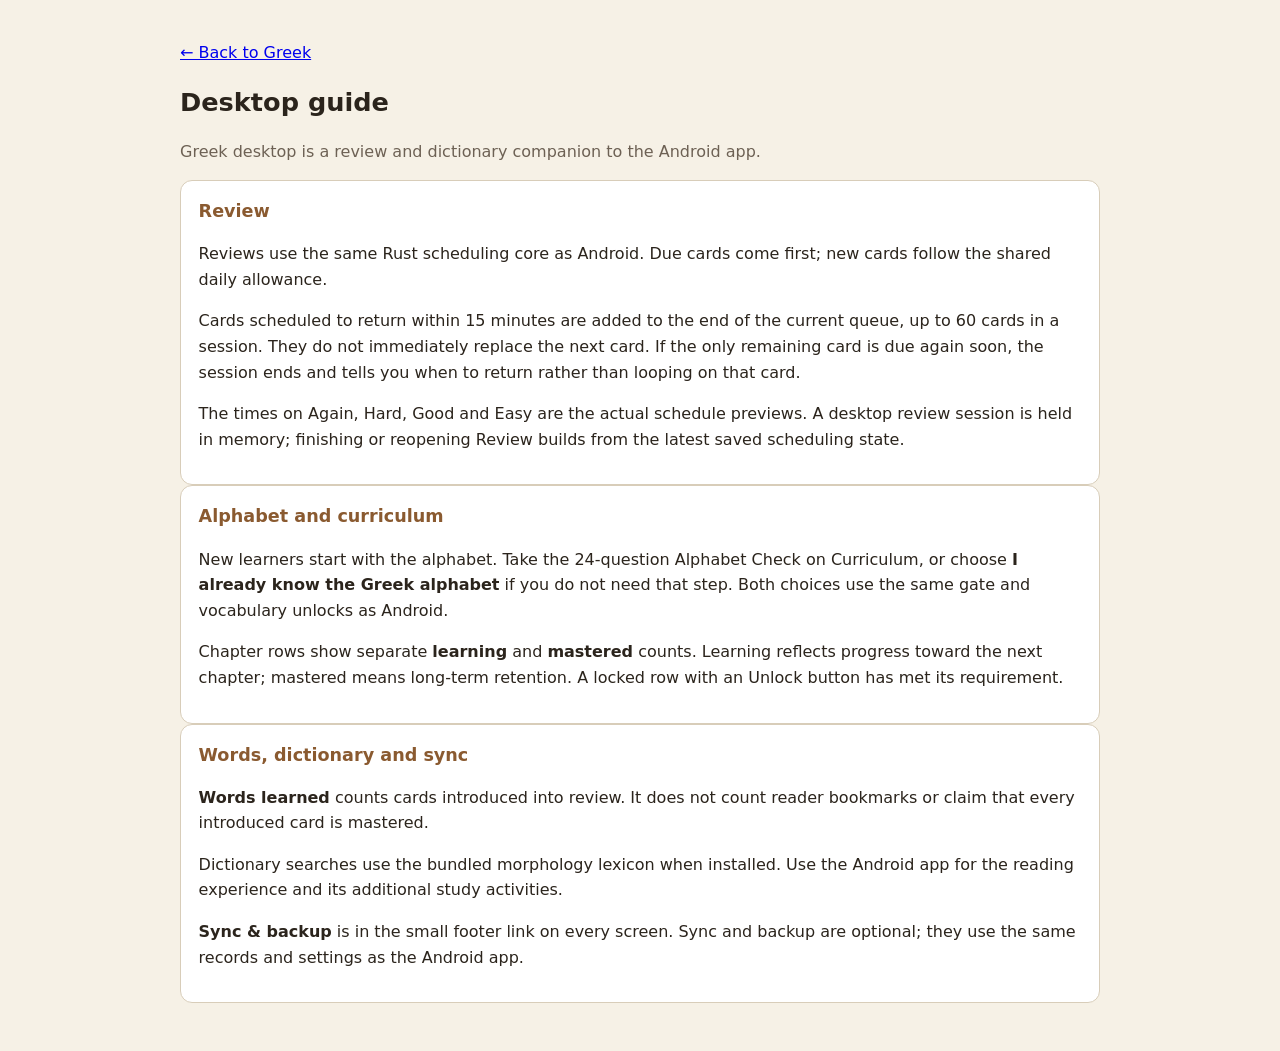
<file: desktop/src-ui/guide.html>
<!DOCTYPE html>
<html lang="en">
<head>
  <meta charset="utf-8">
  <meta name="viewport" content="width=device-width, initial-scale=1">
  <title>Greek desktop guide</title>
  <link rel="stylesheet" href="style.css">
  <link rel="icon" href="assets/owl.png">
</head>
<body>
  <main class="main">
    <p><a href="index.html">← Back to Greek</a></p>
    <h1>Desktop guide</h1>
    <p class="text-dim">Greek desktop is a review and dictionary companion to the Android app.</p>

    <div class="card">
      <h2>Review</h2>
      <p>Reviews use the same Rust scheduling core as Android. Due cards come first; new cards follow the shared daily allowance.</p>
      <p>Cards scheduled to return within 15 minutes are added to the end of the current queue, up to 60 cards in a session. They do not immediately replace the next card. If the only remaining card is due again soon, the session ends and tells you when to return rather than looping on that card.</p>
      <p>The times on Again, Hard, Good and Easy are the actual schedule previews. A desktop review session is held in memory; finishing or reopening Review builds from the latest saved scheduling state.</p>
    </div>

    <div class="card">
      <h2>Alphabet and curriculum</h2>
      <p>New learners start with the alphabet. Take the 24-question Alphabet Check on Curriculum, or choose <strong>I already know the Greek alphabet</strong> if you do not need that step. Both choices use the same gate and vocabulary unlocks as Android.</p>
      <p>Chapter rows show separate <strong>learning</strong> and <strong>mastered</strong> counts. Learning reflects progress toward the next chapter; mastered means long-term retention. A locked row with an Unlock button has met its requirement.</p>
    </div>

    <div class="card">
      <h2>Words, dictionary and sync</h2>
      <p><strong>Words learned</strong> counts cards introduced into review. It does not count reader bookmarks or claim that every introduced card is mastered.</p>
      <p>Dictionary searches use the bundled morphology lexicon when installed. Use the Android app for the reading experience and its additional study activities.</p>
      <p><strong>Sync &amp; backup</strong> is in the small footer link on every screen. Sync and backup are optional; they use the same records and settings as the Android app.</p>
    </div>
  </main>
</body>
</html>
</file>
<file: docs/style.css>
/* Greek — docs site stylesheet. Zero dependencies, system font stacks only.
   Dark-first with a light variant via prefers-color-scheme. */

:root {
  --bg: #141210;
  --bg-elev: #211b16;
  --bg-card: #2a221b;
  --text: #ece3d5;
  --text-dim: #b3a691;
  --accent: #b98a5f;      /* aged-bronze tan */
  --accent-2: #7d8f5a;    /* olive */
  --aegean: #5e8798;      /* aegean blue */
  --link: #c9a06f;
  --link-visited: #a98860;
  --border: #3a2f24;
  --good: #8fa668;
  --code-bg: #1c1712;
}

@media (prefers-color-scheme: light) {
  :root {
    --bg: #f6f1e6;
    --bg-elev: #efe8da;
    --bg-card: #ffffff;
    --text: #2b241c;
    --text-dim: #6d6154;
    --accent: #8a5a30;
    --accent-2: #5c7040;
    --aegean: #3d6b80;
    --link: #7c4f26;
    --link-visited: #6b4322;
    --border: #d8cdb9;
    --good: #52702e;
    --code-bg: #ece5d4;
  }
}

* { box-sizing: border-box; }

html { font-size: 100%; }

body {
  margin: 0;
  background: var(--bg);
  color: var(--text);
  font-family: system-ui, -apple-system, "Segoe UI", Roboto, "Helvetica Neue", Arial, sans-serif;
  line-height: 1.6;
}

.greek {
  font-family: "Gentium Plus", "Gentium", "Gentium Book Basic", "Times New Roman", serif;
  font-size: 1.1em;
}

.main, .site-header .wrap, .site-footer .wrap {
  max-width: 46rem;
  margin-left: auto;
  margin-right: auto;
  padding-left: 1.25rem;
  padding-right: 1.25rem;
}

/* Header / nav */
.site-header {
  border-bottom: 1px solid var(--border);
  background: var(--bg-elev);
}
.site-header .wrap {
  display: flex;
  align-items: center;
  gap: 0.75rem;
  flex-wrap: wrap;
  padding-top: 0.6rem;
  padding-bottom: 0.6rem;
}
.brand {
  display: flex;
  align-items: center;
  gap: 0.5rem;
  font-weight: 700;
  text-decoration: none;
  color: var(--text);
  font-size: 1.05rem;
}
.brand img { width: 28px; height: 28px; border-radius: 6px; }
.site-nav { margin-left: auto; display: flex; gap: 1rem; flex-wrap: wrap; }
.site-nav a {
  color: var(--text-dim);
  text-decoration: none;
  font-size: 0.95rem;
}
.site-nav a:hover { color: var(--text); text-decoration: underline; }
.site-nav a[aria-current="page"] { color: var(--accent); font-weight: 600; }

/* Hero */
.hero {
  text-align: center;
  padding: 2.5rem 1.25rem 1.5rem;
}
.hero img.owl {
  width: 128px;
  height: 128px;
  border-radius: 24px;
  filter: drop-shadow(0 6px 18px rgba(0,0,0,0.45));
}
.hero h1 { font-size: 2.2rem; margin: 0.8rem 0 0.2rem; }
.hero .tagline { color: var(--accent); font-size: 1.15rem; margin: 0 0 0.8rem; }
.hero .pitch { color: var(--text-dim); max-width: 40rem; margin: 0 auto; }

h1 { font-size: 2rem; line-height: 1.25; }
h2 {
  font-size: 1.35rem;
  margin-top: 2.2rem;
  padding-bottom: 0.3rem;
  border-bottom: 1px solid var(--border);
}
h3 { font-size: 1.1rem; margin-top: 1.6rem; }

a { color: var(--link); }
a:visited { color: var(--link-visited); }

.pillars {
  display: grid;
  grid-template-columns: repeat(auto-fit, minmax(13rem, 1fr));
  gap: 1rem;
  margin: 1.5rem 0;
}
.pillar {
  background: var(--bg-card);
  border: 1px solid var(--border);
  border-radius: 12px;
  padding: 1rem 1.1rem;
}
.pillar h3 { margin-top: 0; color: var(--accent); }
.pillar p { margin-bottom: 0; font-size: 0.95rem; }

/* Screenshots */
.shots {
  display: grid;
  grid-template-columns: repeat(auto-fit, minmax(180px, 1fr));
  gap: 1rem;
  margin: 1.25rem 0;
}
.shots figure { margin: 0; text-align: center; }
.shots img {
  width: 100%;
  border-radius: 14px;
  border: 1px solid var(--border);
  background: #000;
}
.shots figcaption {
  font-size: 0.85rem;
  color: var(--text-dim);
  margin-top: 0.4rem;
}

/* Buttons */
.btn {
  display: inline-block;
  background: var(--accent);
  color: #1c140c;
  font-weight: 700;
  padding: 0.7rem 1.4rem;
  border-radius: 999px;
  text-decoration: none;
  margin: 0.25rem 0.25rem 0.25rem 0;
}
.btn:hover { filter: brightness(1.08); }
.btn.secondary {
  background: transparent;
  color: var(--accent);
  border: 1px solid var(--accent);
}

/* Code */
code, pre {
  font-family: ui-monospace, SFMono-Regular, Menlo, Consolas, "Liberation Mono", monospace;
  font-size: 0.88em;
}
code { background: var(--code-bg); padding: 0.15em 0.35em; border-radius: 4px; }
pre {
  background: var(--code-bg);
  border: 1px solid var(--border);
  border-radius: 8px;
  padding: 0.9rem 1rem;
  overflow-x: auto;
  line-height: 1.5;
}
pre code { background: none; padding: 0; }

/* Callouts / notes */
.note {
  background: var(--bg-card);
  border-left: 3px solid var(--aegean);
  padding: 0.7rem 1rem;
  border-radius: 0 8px 8px 0;
  margin: 1rem 0;
}
.note.warn { border-left-color: var(--accent); }
.note.good { border-left-color: var(--good); }

/* Tables */
table { border-collapse: collapse; width: 100%; margin: 1rem 0; font-size: 0.93rem; }
th, td { text-align: left; padding: 0.45rem 0.6rem; border-bottom: 1px solid var(--border); }
th { color: var(--accent); }

/* details */
details {
  background: var(--bg-card);
  border: 1px solid var(--border);
  border-radius: 8px;
  padding: 0.7rem 1rem;
  margin: 0.8rem 0;
}
summary { cursor: pointer; font-weight: 600; }

/* Steps */
ol.steps > li { margin-bottom: 0.9rem; }
ol.steps > li::marker { color: var(--accent); font-weight: 700; }

/* Status chip (e.g. "Status: rolling out") */
.chip {
  display: inline-block;
  font-size: 0.72rem;
  font-weight: 700;
  letter-spacing: 0.03em;
  text-transform: uppercase;
  color: var(--accent-2);
  border: 1px solid var(--accent-2);
  border-radius: 999px;
  padding: 0.12rem 0.6rem;
  vertical-align: 0.18em;
  white-space: nowrap;
}

/* Small muted teaser line */
.teaser { color: var(--text-dim); font-size: 0.93rem; }

/* Footer */
.site-footer {
  border-top: 1px solid var(--border);
  margin-top: 3rem;
  padding: 1.2rem 0 2rem;
  color: var(--text-dim);
  font-size: 0.85rem;
  background: var(--bg-elev);
}
.site-footer a { color: var(--text-dim); text-decoration: underline; }
</file>
<file: desktop/src-ui/style.css>
/* Greek desktop UI — zero-build stylesheet. System font stacks only.
   Dark-first, matching the docs site palette (olive / aegean bronze);
   light variant via prefers-color-scheme. */

:root {
  --bg: #141210;
  --bg-elev: #211b16;
  --bg-card: #2a221b;
  --text: #ece3d5;
  --text-dim: #b3a691;
  --accent: #b98a5f;      /* aged-bronze tan */
  --accent-2: #7d8f5a;    /* olive */
  --aegean: #5e8798;      /* aegean blue */
  --link: #c9a06f;
  --border: #3a2f24;
  --good: #8fa668;
  --bad: #b06a5a;
  --code-bg: #1c1712;
  --btn-text: #1c140c;
}

@media (prefers-color-scheme: light) {
  :root {
    --bg: #f6f1e6;
    --bg-elev: #efe8da;
    --bg-card: #ffffff;
    --text: #2b241c;
    --text-dim: #6d6154;
    --accent: #8a5a30;
    --accent-2: #5c7040;
    --aegean: #3d6b80;
    --link: #7c4f26;
    --border: #d8cdb9;
    --good: #52702e;
    --bad: #9c4534;
    --code-bg: #ece5d4;
    --btn-text: #fdf8ee;
  }
}

* { box-sizing: border-box; }

/* D4: author `display` rules below (.btn, .chip, .stat-card, .review-card,
   .rating-row, .spinner …) otherwise override the UA sheet's
   [hidden] { display: none }, revealing hidden rating buttons, badges and
   the idle spinner. This guard must stay EARLY and carry !important so it
   beats every class-level display rule regardless of source order. */
[hidden] { display: none !important; }

body {
  margin: 0;
  background: var(--bg);
  color: var(--text);
  font-family: system-ui, -apple-system, "Segoe UI", Roboto, "Helvetica Neue", Arial, sans-serif;
  line-height: 1.6;
}

.greek {
  font-family: "Gentium Plus", "Gentium", "Gentium Book Basic", "Times New Roman", serif;
}

.mono, code {
  font-family: ui-monospace, SFMono-Regular, Menlo, Consolas, "Liberation Mono", monospace;
  font-size: 0.88em;
}
code { background: var(--code-bg); padding: 0.15em 0.35em; border-radius: 4px; }

.text-dim { color: var(--text-dim); }

kbd {
  font-family: inherit;
  font-size: 0.72em;
  border: 1px solid var(--border);
  border-bottom-width: 2px;
  border-radius: 4px;
  padding: 0.05em 0.4em;
  color: var(--text-dim);
}

/* ---------- header / tabs ---------- */
.site-header {
  border-bottom: 1px solid var(--border);
  background: var(--bg-elev);
  position: sticky;
  top: 0;
  z-index: 10;
}
.header-wrap {
  max-width: 60rem;
  margin: 0 auto;
  padding: 0.6rem 1.25rem;
  display: flex;
  align-items: center;
  gap: 1rem;
  flex-wrap: wrap;
}
.brand {
  display: flex;
  align-items: center;
  gap: 0.5rem;
  font-weight: 700;
  font-size: 1.05rem;
}
.brand img { width: 28px; height: 28px; border-radius: 6px; }
.site-nav { margin-left: auto; display: flex; gap: 0.25rem; flex-wrap: wrap; }
.tab-btn {
  background: none;
  border: none;
  border-bottom: 2px solid transparent;
  color: var(--text-dim);
  font: inherit;
  font-size: 0.95rem;
  padding: 0.35rem 0.7rem;
  cursor: pointer;
}
.tab-btn:hover { color: var(--text); }
.tab-btn[aria-current="page"] {
  color: var(--accent);
  font-weight: 600;
  border-bottom-color: var(--accent);
}
.tab-btn:focus-visible, .btn:focus-visible, .rate-btn:focus-visible,
.stat-due:focus-visible, .text-input:focus {
  outline: 2px solid var(--aegean);
  outline-offset: 2px;
}

.main {
  max-width: 60rem;
  margin: 0 auto;
  padding: 1.5rem 1.25rem 3rem;
}

.site-footer {
  max-width: 60rem;
  margin: 0 auto;
  padding: 0 1.25rem 1.5rem;
  color: var(--text-dim);
  font-size: 0.9rem;
}
.footer-wrap { display: flex; justify-content: center; gap: 0.55rem; }
.site-footer a, .footer-link { color: var(--link); }
.footer-link {
  background: none;
  border: none;
  padding: 0;
  font: inherit;
  cursor: pointer;
}
.footer-link:hover { text-decoration: underline; }
.footer-link:focus-visible { outline: 2px solid var(--aegean); outline-offset: 2px; }

h1 { font-size: 1.6rem; margin: 0.4rem 0 1rem; }
h2 { font-size: 1.1rem; margin: 0 0 0.6rem; color: var(--accent); }
h3 { font-size: 0.95rem; margin: 1rem 0 0.4rem; color: var(--text-dim); }

/* ---------- cards / notes ---------- */
.card {
  background: var(--bg-card);
  border: 1px solid var(--border);
  border-radius: 12px;
  padding: 1rem 1.1rem;
}
.note {
  background: var(--bg-card);
  border-left: 3px solid var(--aegean);
  padding: 0.7rem 1rem;
  border-radius: 0 8px 8px 0;
  margin: 1rem 0;
}
.note.warn { border-left-color: var(--accent); }

.gate-banner { margin: 0 0 1.25rem; }
.gate-banner .gate-title {
  margin: 0 0 0.3rem;
  font-weight: 700;
  color: var(--accent);
  font-size: 1.05rem;
}
.gate-banner p { margin: 0; }

/* ---------- buttons ---------- */
.btn {
  display: inline-block;
  background: var(--accent);
  color: var(--btn-text);
  font: inherit;
  font-weight: 700;
  padding: 0.6rem 1.3rem;
  border: none;
  border-radius: 999px;
  cursor: pointer;
  margin: 0.25rem 0.25rem 0.25rem 0;
}
.btn:hover:not(:disabled) { filter: brightness(1.08); }
.btn:disabled { opacity: 0.55; cursor: default; }
.btn.secondary {
  background: transparent;
  color: var(--accent);
  border: 1px solid var(--accent);
}
.btn-block { display: block; width: 100%; }

.text-input {
  width: 100%;
  background: var(--code-bg);
  color: var(--text);
  border: 1px solid var(--border);
  border-radius: 8px;
  padding: 0.55rem 0.75rem;
  font: inherit;
  margin: 0.25rem 0 0.75rem;
}
textarea.text-input { resize: vertical; }
.field-label { display: block; font-size: 0.9rem; color: var(--text-dim); margin-top: 0.4rem; }

.chip {
  display: inline-block;
  background: var(--bg-elev);
  border: 1px solid var(--border);
  color: var(--text-dim);
  border-radius: 999px;
  padding: 0.15rem 0.7rem;
  font-size: 0.85rem;
}
.chip-new { color: var(--accent-2); border-color: var(--accent-2); }

/* ---------- home ---------- */
.stat-grid {
  display: grid;
  grid-template-columns: repeat(auto-fit, minmax(11rem, 1fr));
  gap: 1rem;
  margin: 1rem 0 1.25rem;
}
.stat-card { text-align: center; display: block; }
.stat-label { display: block; color: var(--text-dim); font-size: 0.9rem; }
.stat-big {
  display: block;
  font-size: 2.4rem;
  font-weight: 700;
  color: var(--accent);
  line-height: 1.2;
}
.stat-sub { display: block; color: var(--text-dim); font-size: 0.85rem; }
button.stat-card {
  font: inherit;
  color: var(--text);
  cursor: pointer;
  width: 100%;
}
button.stat-card:hover { border-color: var(--accent); }
.home-actions .btn { margin-right: 0.6rem; }

/* ---------- review ---------- */
.review-topline {
  display: flex;
  gap: 0.5rem;
  justify-content: flex-end;
  margin-bottom: 0.75rem;
}
.review-card {
  min-height: 14rem;
  display: flex;
  flex-direction: column;
  align-items: center;
  justify-content: center;
  text-align: center;
  padding: 2rem;
  margin-bottom: 1rem;
}
.review-front { font-size: 2.6rem; margin: 0; line-height: 1.3; overflow-wrap: anywhere; }
.review-front.long { font-size: 1.7rem; }
.review-divider {
  width: 6rem;
  border: none;
  border-top: 1px solid var(--border);
  margin: 1.2rem auto;
}
.review-back { font-size: 1.25rem; margin: 0; color: var(--text-dim); }
.rating-row {
  display: grid;
  grid-template-columns: repeat(4, 1fr);
  gap: 0.6rem;
}
.rate-btn {
  background: var(--bg-card);
  border: 1px solid var(--border);
  border-radius: 10px;
  color: var(--text);
  font: inherit;
  cursor: pointer;
  padding: 0.6rem 0.4rem;
  display: flex;
  flex-direction: column;
  align-items: center;
  gap: 0.15rem;
}
.rate-btn:hover:not(:disabled) { border-color: var(--accent); }
.rate-btn:disabled { opacity: 0.55; cursor: default; }
.rate-label { font-weight: 700; }
.rate-preview { font-size: 0.8rem; color: var(--text-dim); }
.rate-btn[data-rating="1"] .rate-label { color: var(--bad); }
.rate-btn[data-rating="2"] .rate-label { color: var(--aegean); }
.rate-btn[data-rating="3"] .rate-label { color: var(--good); }
.rate-btn[data-rating="4"] .rate-label { color: var(--accent); }
.review-empty { text-align: center; padding: 3rem 1rem; }
.review-empty .empty-owl { font-size: 3.5rem; margin: 0; }

/* ---------- curriculum ---------- */
details.textbook {
  background: var(--bg-card);
  border: 1px solid var(--border);
  border-radius: 12px;
  padding: 0;
  margin: 0.8rem 0;
  overflow: hidden;
}
details.textbook > summary {
  cursor: pointer;
  padding: 0.9rem 1.1rem;
  font-weight: 700;
  font-size: 1.05rem;
  list-style: none;
}
details.textbook > summary::before { content: "▸ "; color: var(--accent); }
details.textbook[open] > summary::before { content: "▾ "; }
.details-count { color: var(--text-dim); font-weight: 400; font-size: 0.85rem; margin-left: 0.5rem; }
.chapter-row {
  display: flex;
  align-items: center;
  gap: 0.8rem;
  padding: 0.7rem 1.1rem;
  border-top: 1px solid var(--border);
}
.chapter-row.locked { color: var(--text-dim); }
.chapter-lock { font-size: 0.95rem; }
.chapter-main { flex: 1; min-width: 0; }
.chapter-title { font-weight: 600; }
.chapter-hint { font-size: 0.85rem; color: var(--text-dim); }
.chapter-progress { min-width: 10rem; text-align: right; }
.chapter-bar {
  height: 6px;
  background: var(--code-bg);
  border-radius: 999px;
  overflow: hidden;
  margin-bottom: 0.25rem;
}
.chapter-bar > span {
  display: block;
  height: 100%;
  background: var(--accent-2);
  border-radius: 999px;
}
.chapter-count { font-size: 0.82rem; color: var(--text-dim); }

/* ---------- dictionary ---------- */
.dict-results { list-style: none; margin: 0; padding: 0; }
.dict-results li {
  background: var(--bg-card);
  border: 1px solid var(--border);
  border-radius: 10px;
  padding: 0.7rem 1rem;
  margin-bottom: 0.6rem;
}
.dict-lemma { font-size: 1.25rem; }
.dict-pos { font-style: italic; color: var(--aegean); margin-left: 0.6rem; font-size: 0.9rem; }
.dict-gloss { display: block; color: var(--text-dim); }

/* ---------- sync ---------- */
.sync-card { margin-bottom: 1rem; }
.sync-card .btn { margin-top: 0.25rem; }
.transport-line { display: flex; align-items: center; gap: 0.45rem; flex-wrap: wrap; }
.dot {
  display: inline-block;
  width: 0.65rem;
  height: 0.65rem;
  border-radius: 50%;
  background: var(--text-dim);
  margin-right: 0.15rem;
}
.dot.on { background: var(--good); }
.ticket-pre {
  background: var(--code-bg);
  border: 1px solid var(--border);
  border-radius: 8px;
  padding: 0.7rem 0.9rem;
  overflow-x: auto;
  white-space: pre-wrap;
  overflow-wrap: anywhere;
  font-size: 0.8rem;
  margin: 0.6rem 0;
}
.identity-row { display: flex; align-items: center; gap: 0.75rem; flex-wrap: wrap; margin: 0.25rem 0; }
#pubkey-out { overflow-wrap: anywhere; }
.spinner {
  display: inline-block;
  width: 1.1rem;
  height: 1.1rem;
  border: 2px solid var(--border);
  border-top-color: var(--accent);
  border-radius: 50%;
  animation: spin 0.8s linear infinite;
}
@keyframes spin { to { transform: rotate(360deg); } }
.paired-list { list-style: none; margin: 0; padding: 0; }
.paired-list li {
  display: flex;
  gap: 0.9rem;
  align-items: baseline;
  flex-wrap: wrap;
  border-bottom: 1px solid var(--border);
  padding: 0.5rem 0;
}
.paired-list li:last-child { border-bottom: none; }
.paired-label { font-weight: 600; }
.paired-hlc { color: var(--text-dim); font-size: 0.82rem; }

/* ---------- toast ---------- */
.toast {
  position: fixed;
  left: 50%;
  bottom: 1.5rem;
  transform: translateX(-50%);
  background: var(--bg-elev);
  border: 1px solid var(--accent);
  color: var(--text);
  border-radius: 999px;
  padding: 0.6rem 1.4rem;
  z-index: 100;
  box-shadow: 0 6px 24px rgba(0, 0, 0, 0.45);
  max-width: 90vw;
}

@media (prefers-reduced-motion: reduce) {
  .spinner { animation: none; }
}
</file>
